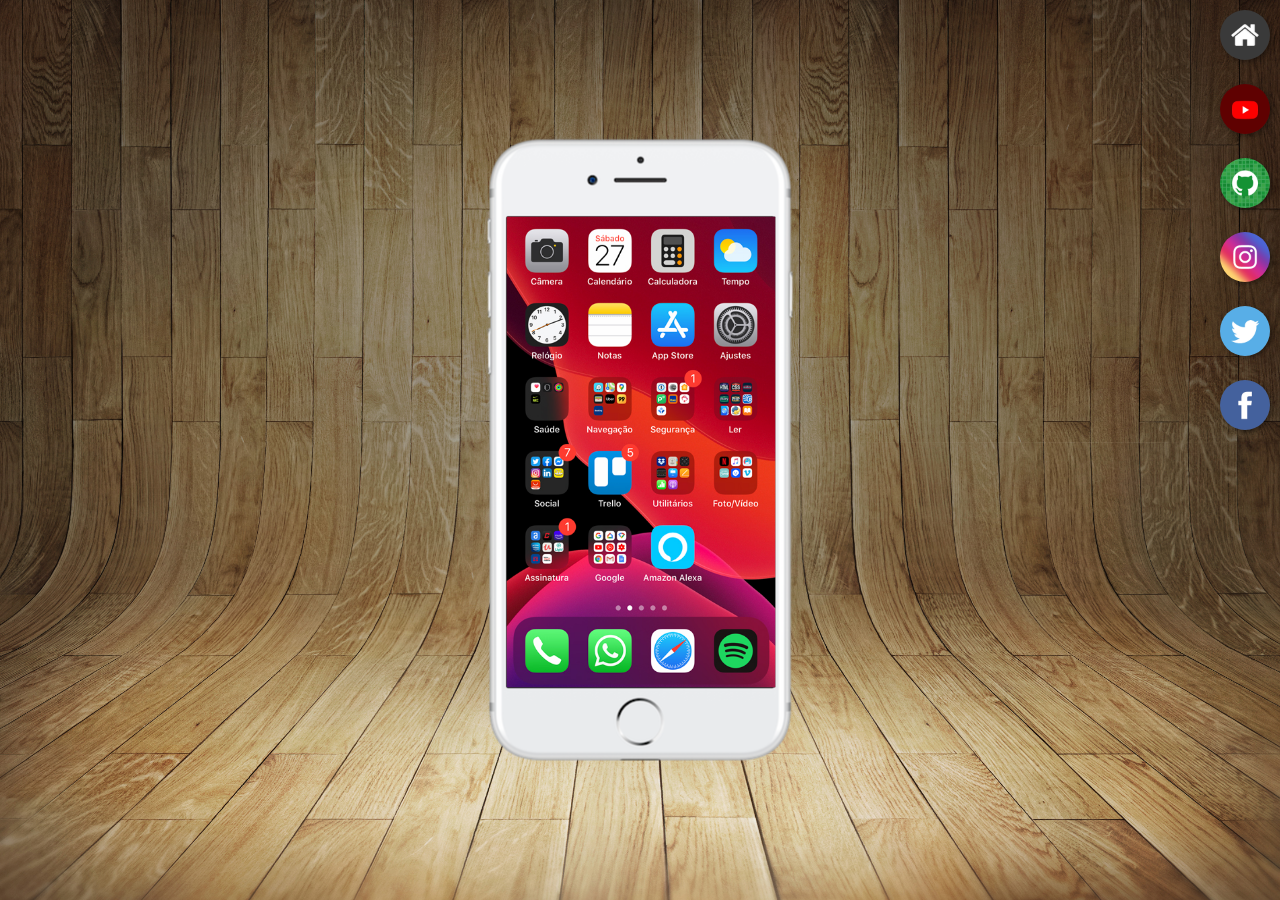
<file: index.html>
<!DOCTYPE html>
<html lang="pt-br">
<head>
    <meta charset="UTF-8">
    <meta http-equiv="X-UA-Compatible" content="IE=edge">
    <meta name="viewport" content="width=device-width, initial-scale=1.0">
    <title>Projeto Redes Sociais</title>
    <link rel="shortcut icon" href="favicon.ico" type="image/x-icon">
    <link rel="stylesheet" href="estilos/style.css">
</head>
<body>
    <main>
        <section id="telefone">
            <iframe src="home.html" name="tela" id="tela" frameborder="0"></iframe>
        </section>
        <section id="redes-sociais">
            <a href="home.html" target="tela"><img src="imagens/logo-home.jpg" alt="Home"></a> <br>
            <a href="youtube.html" target="tela"><img src="imagens/logo-youtube.jpg" alt="YouTube"></a> <br>
            <a href="github.html" target="tela"><img src="imagens/logo-github.jpg" alt="GitHub"></a> <br>
            <a href="instagram.html" target="tela"><img src="imagens/logo-instagram.jpg" alt="Instagram"></a> <br>
            <a href="twitter.html" target="tela"><img src="imagens/logo-twitter.jpg" alt="Twitter"></a> <br>
            <a href="facebook.html" target="tela"><img src="imagens/logo-facebook.jpg" alt="Facebook"></a> <br>
        </section>
    </main>
</body>
</html>
</file>
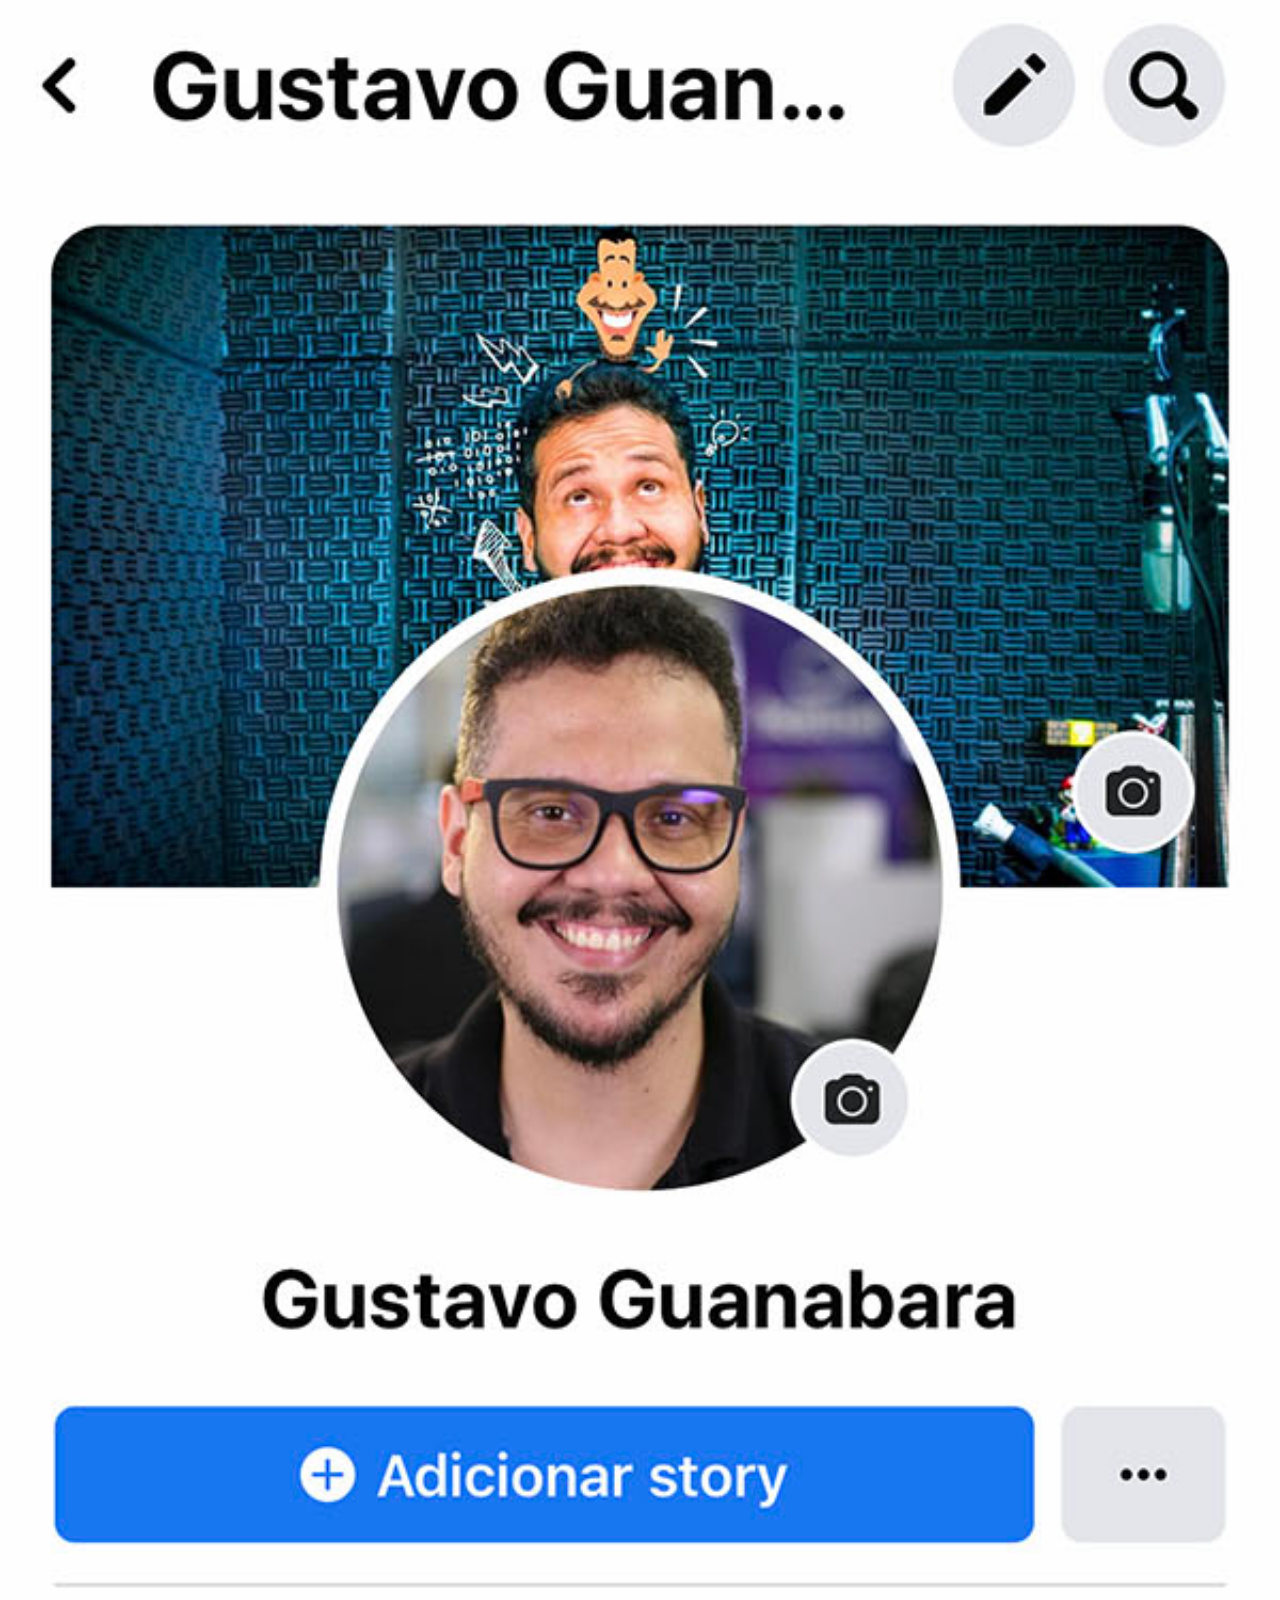
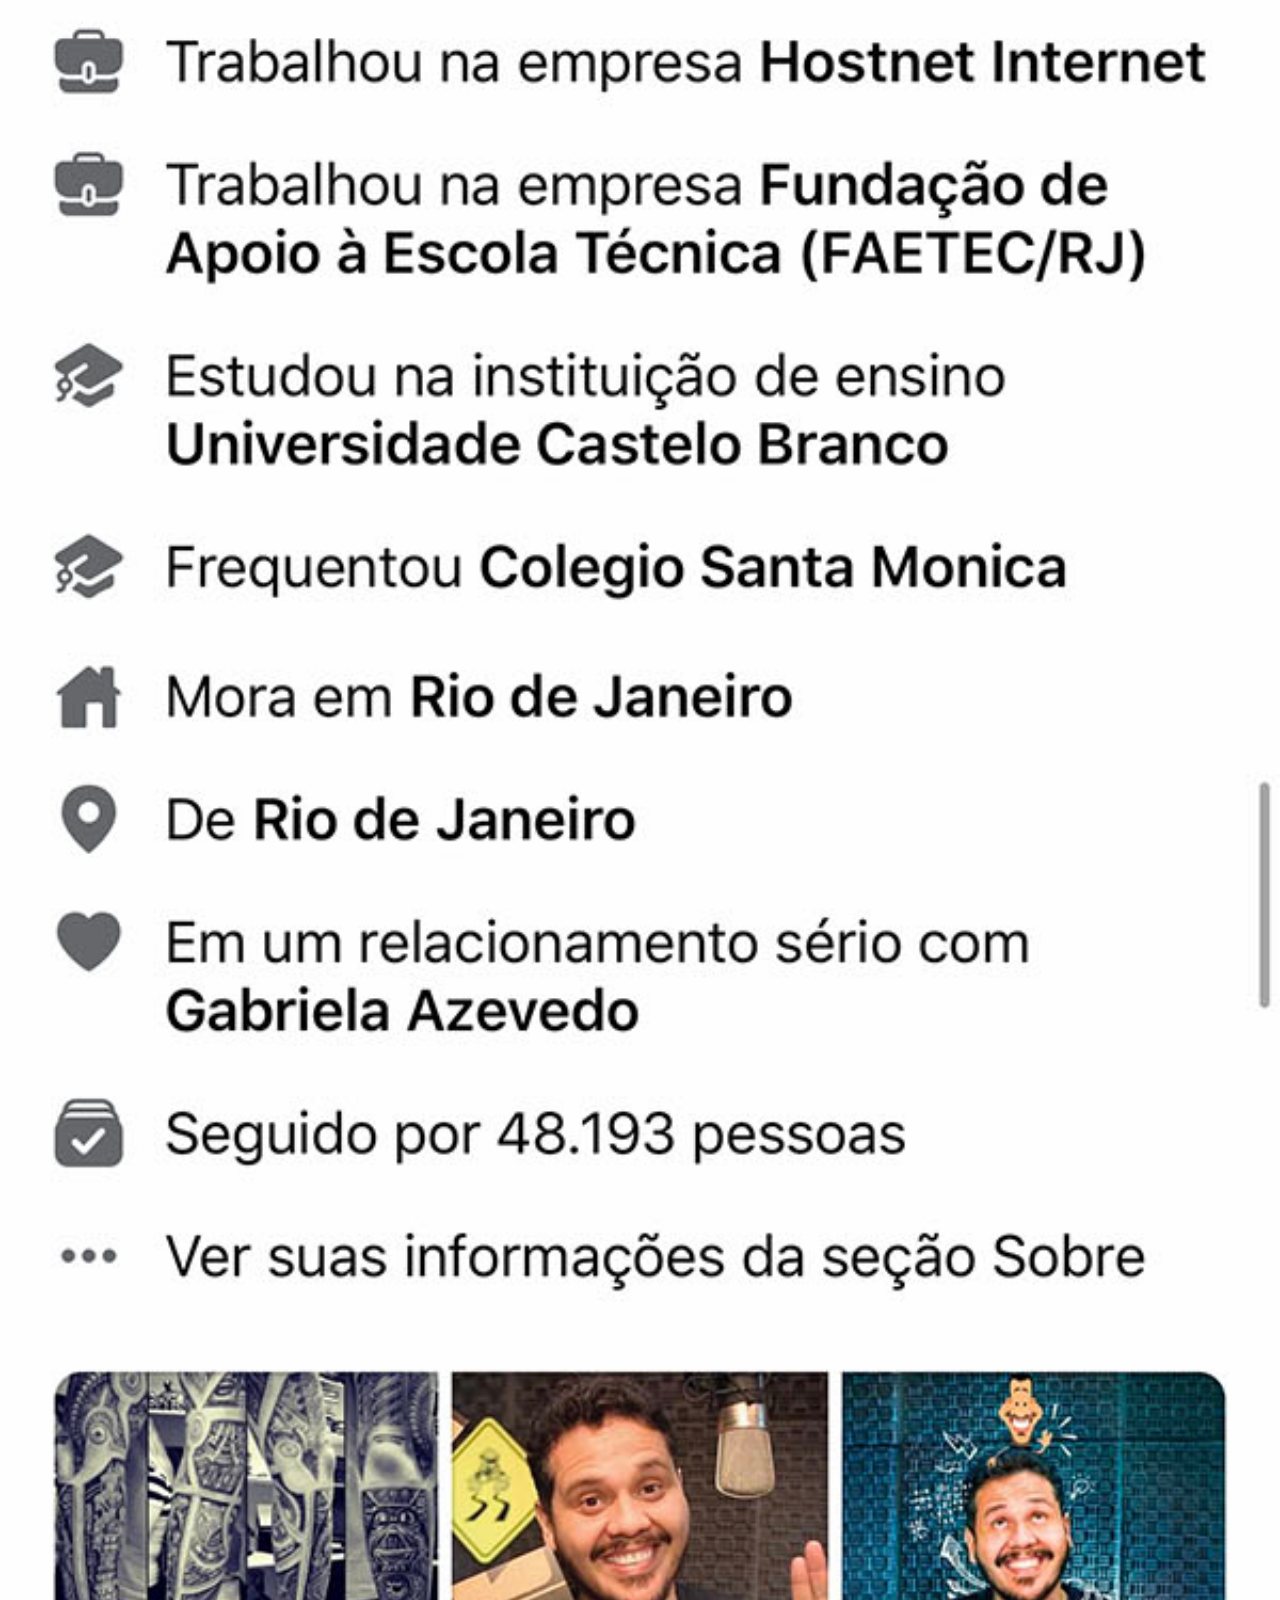
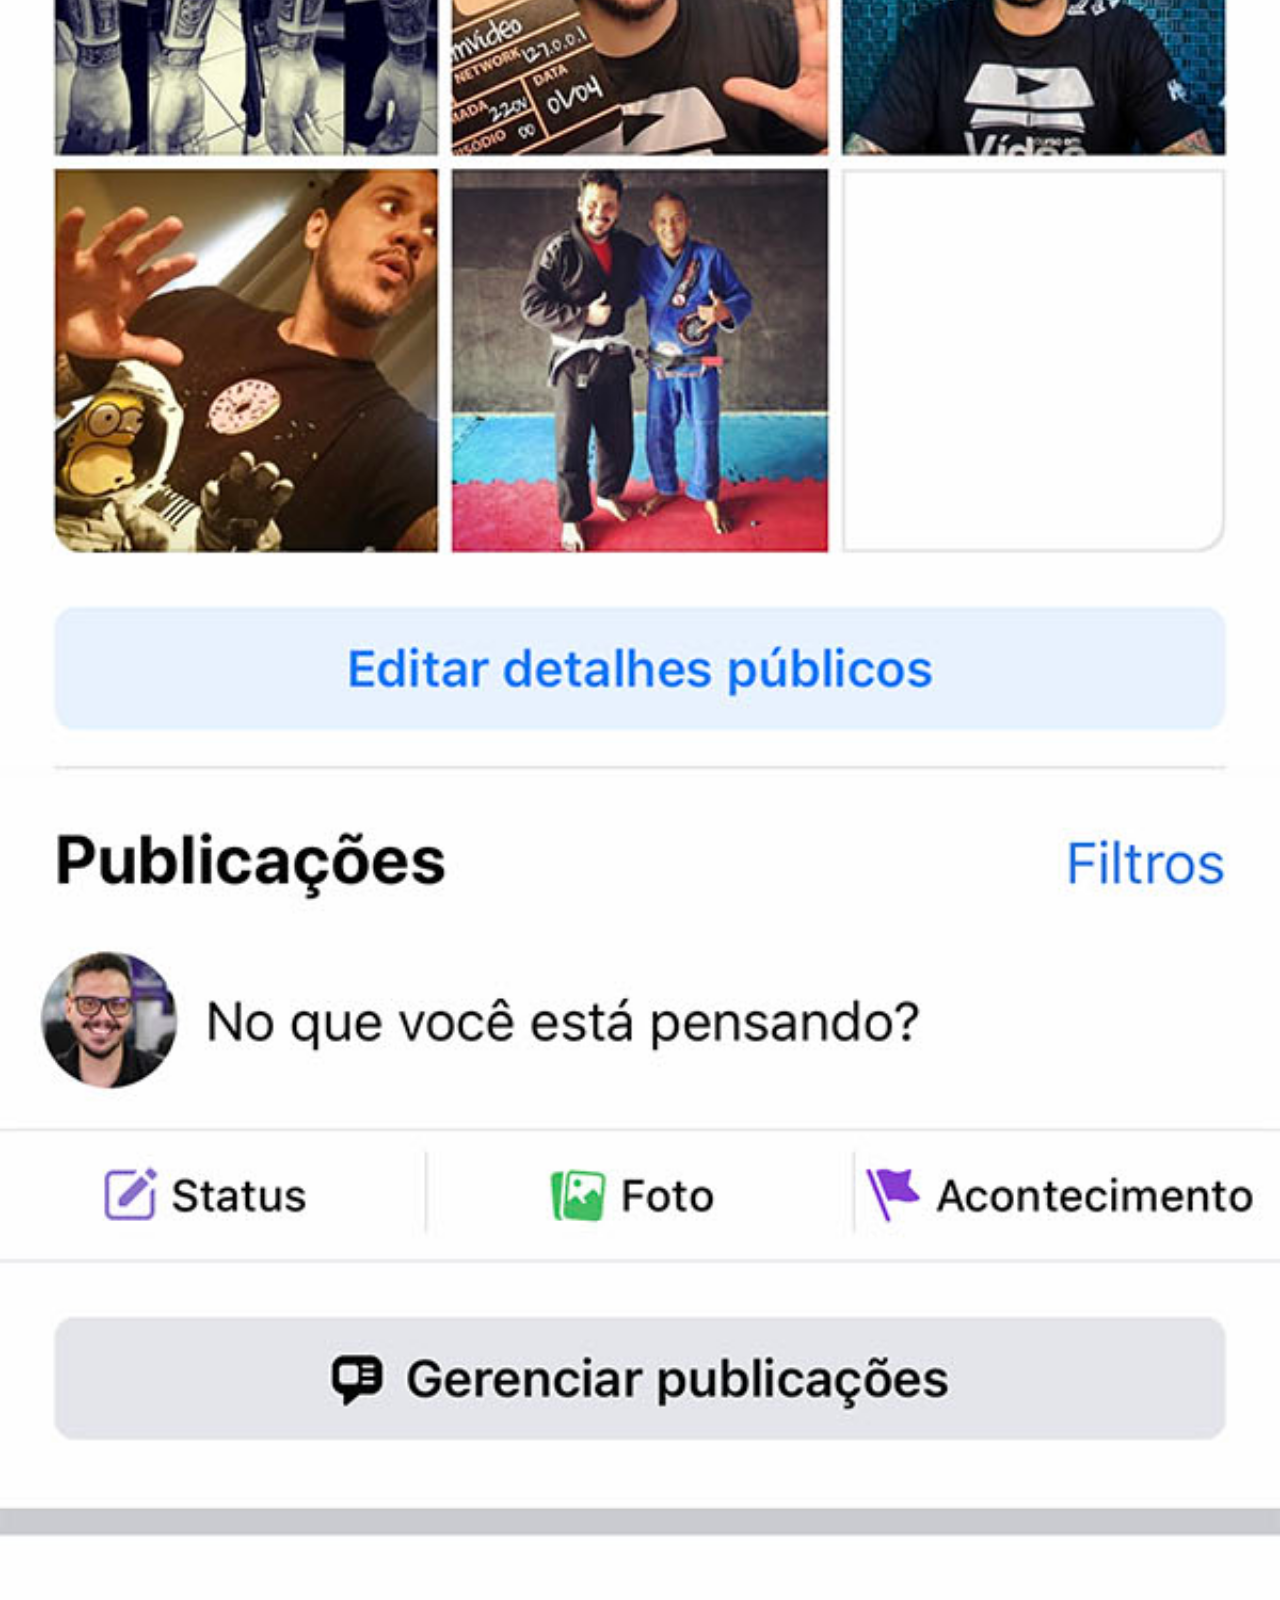
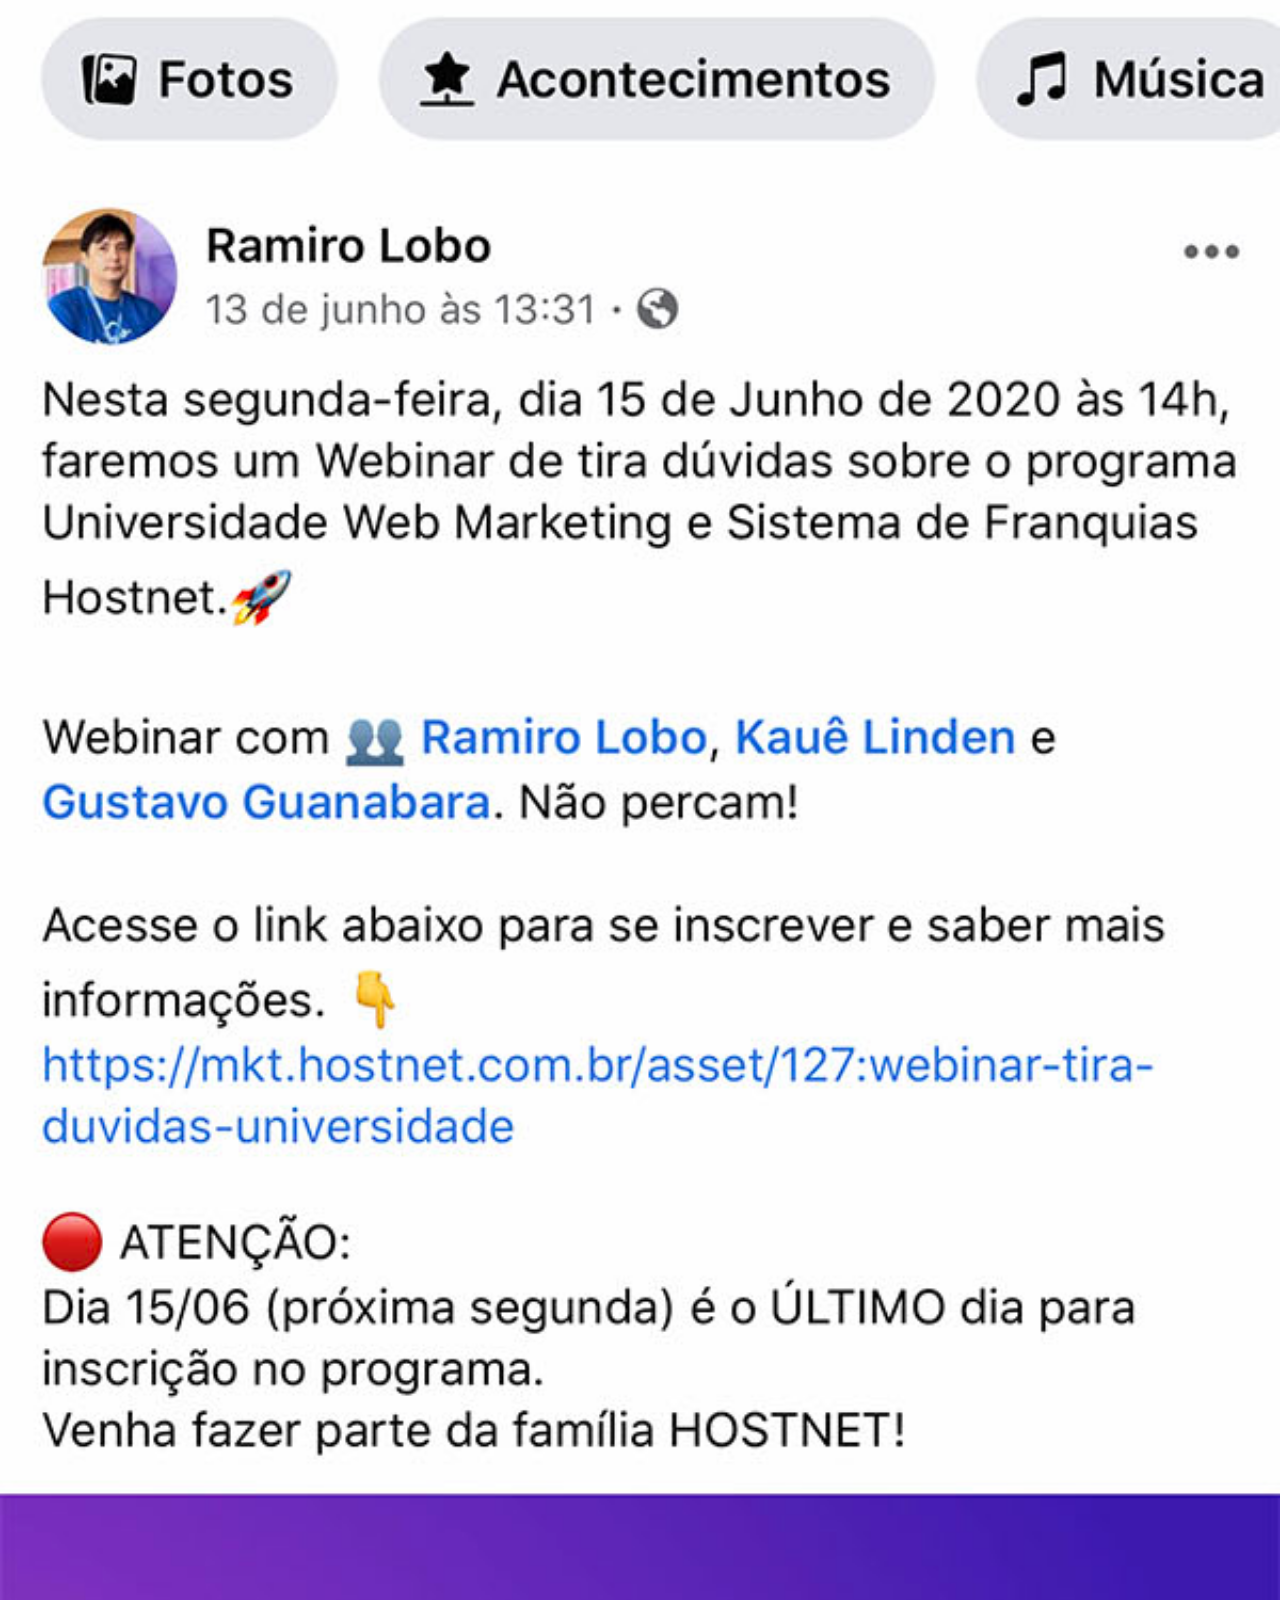
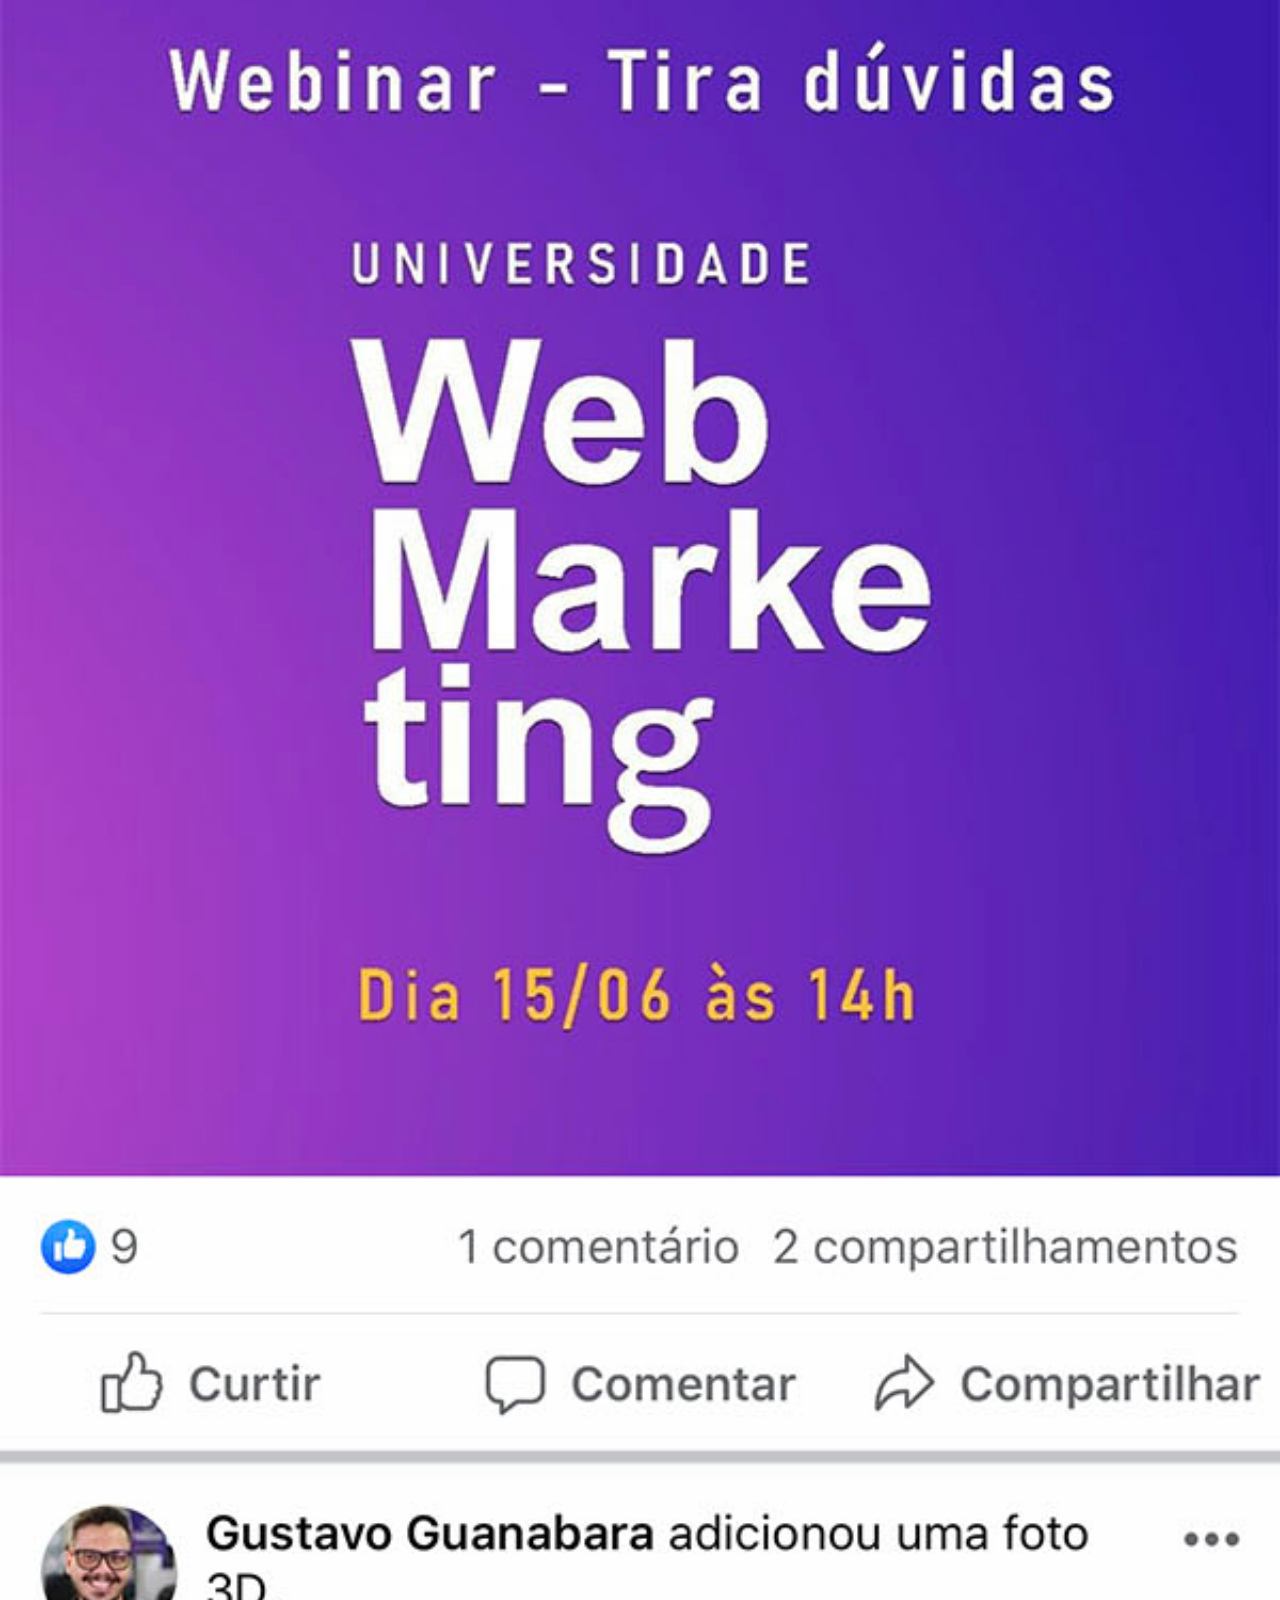
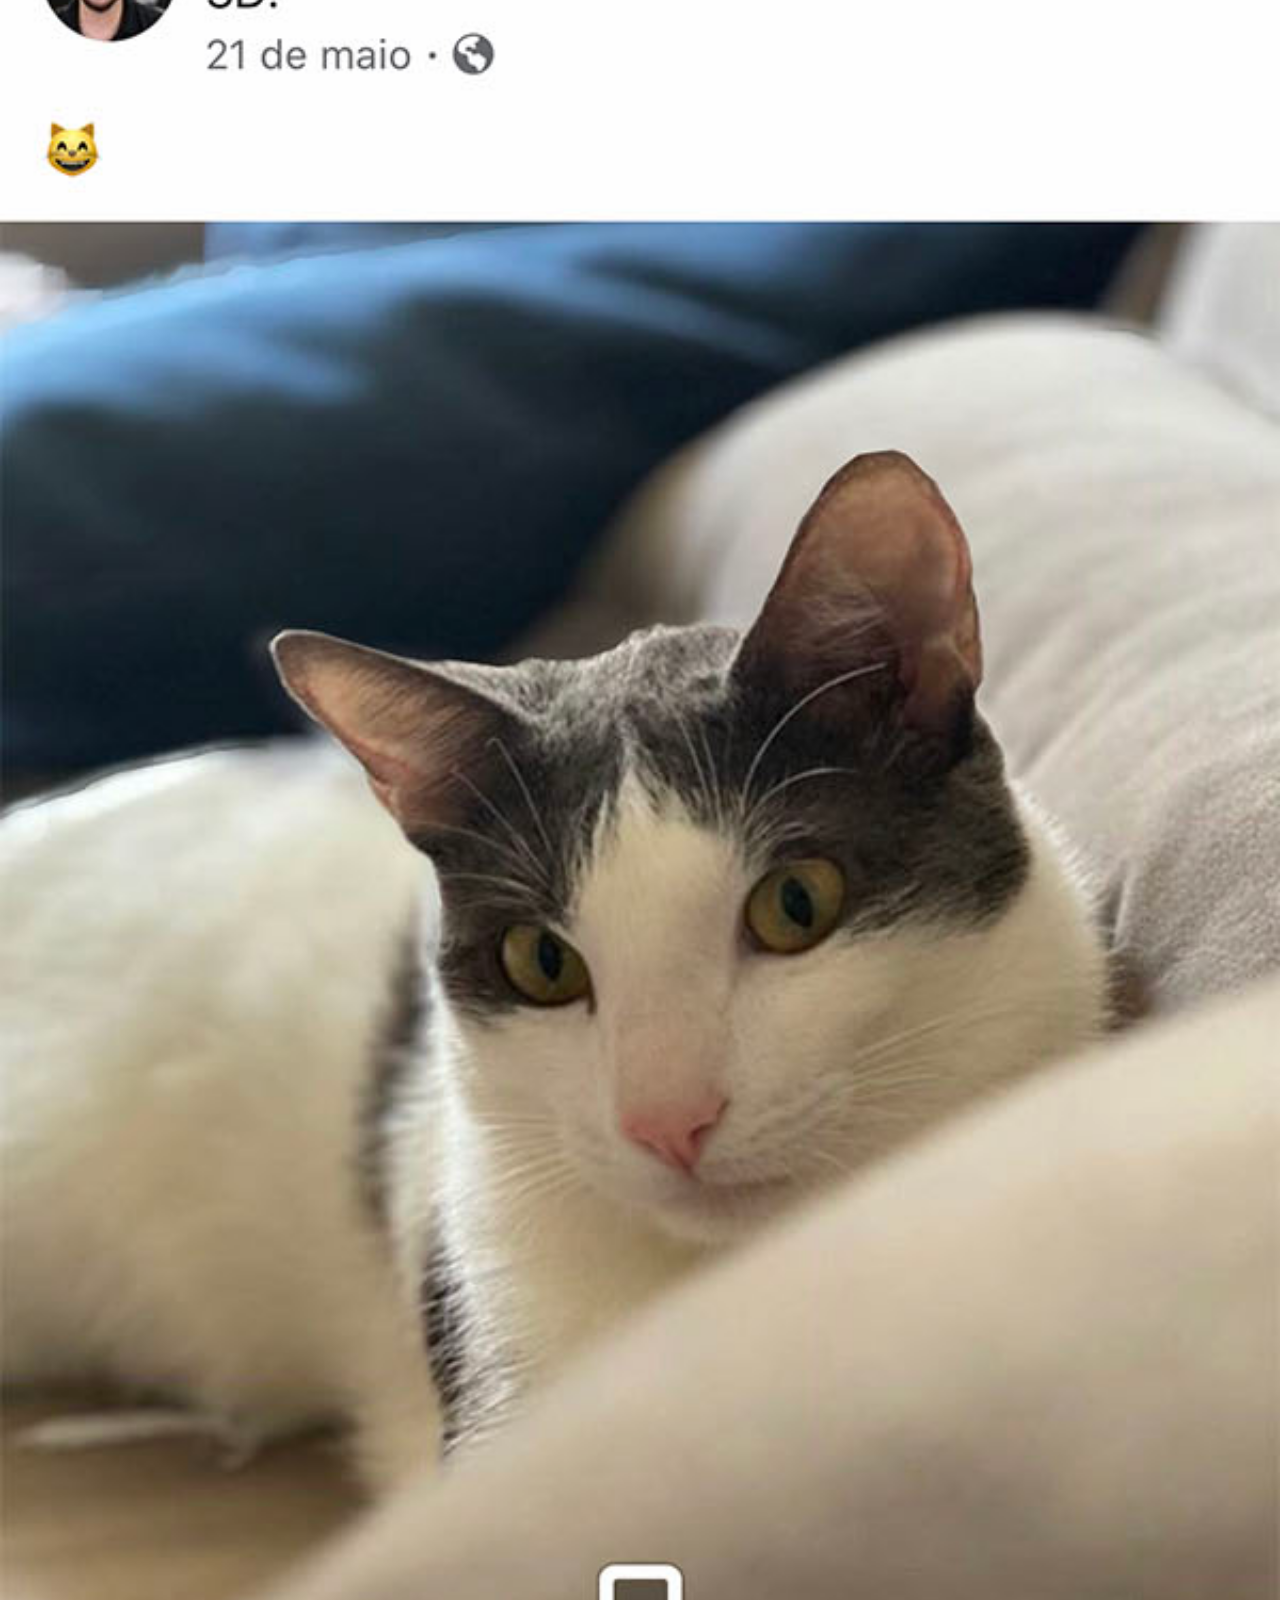
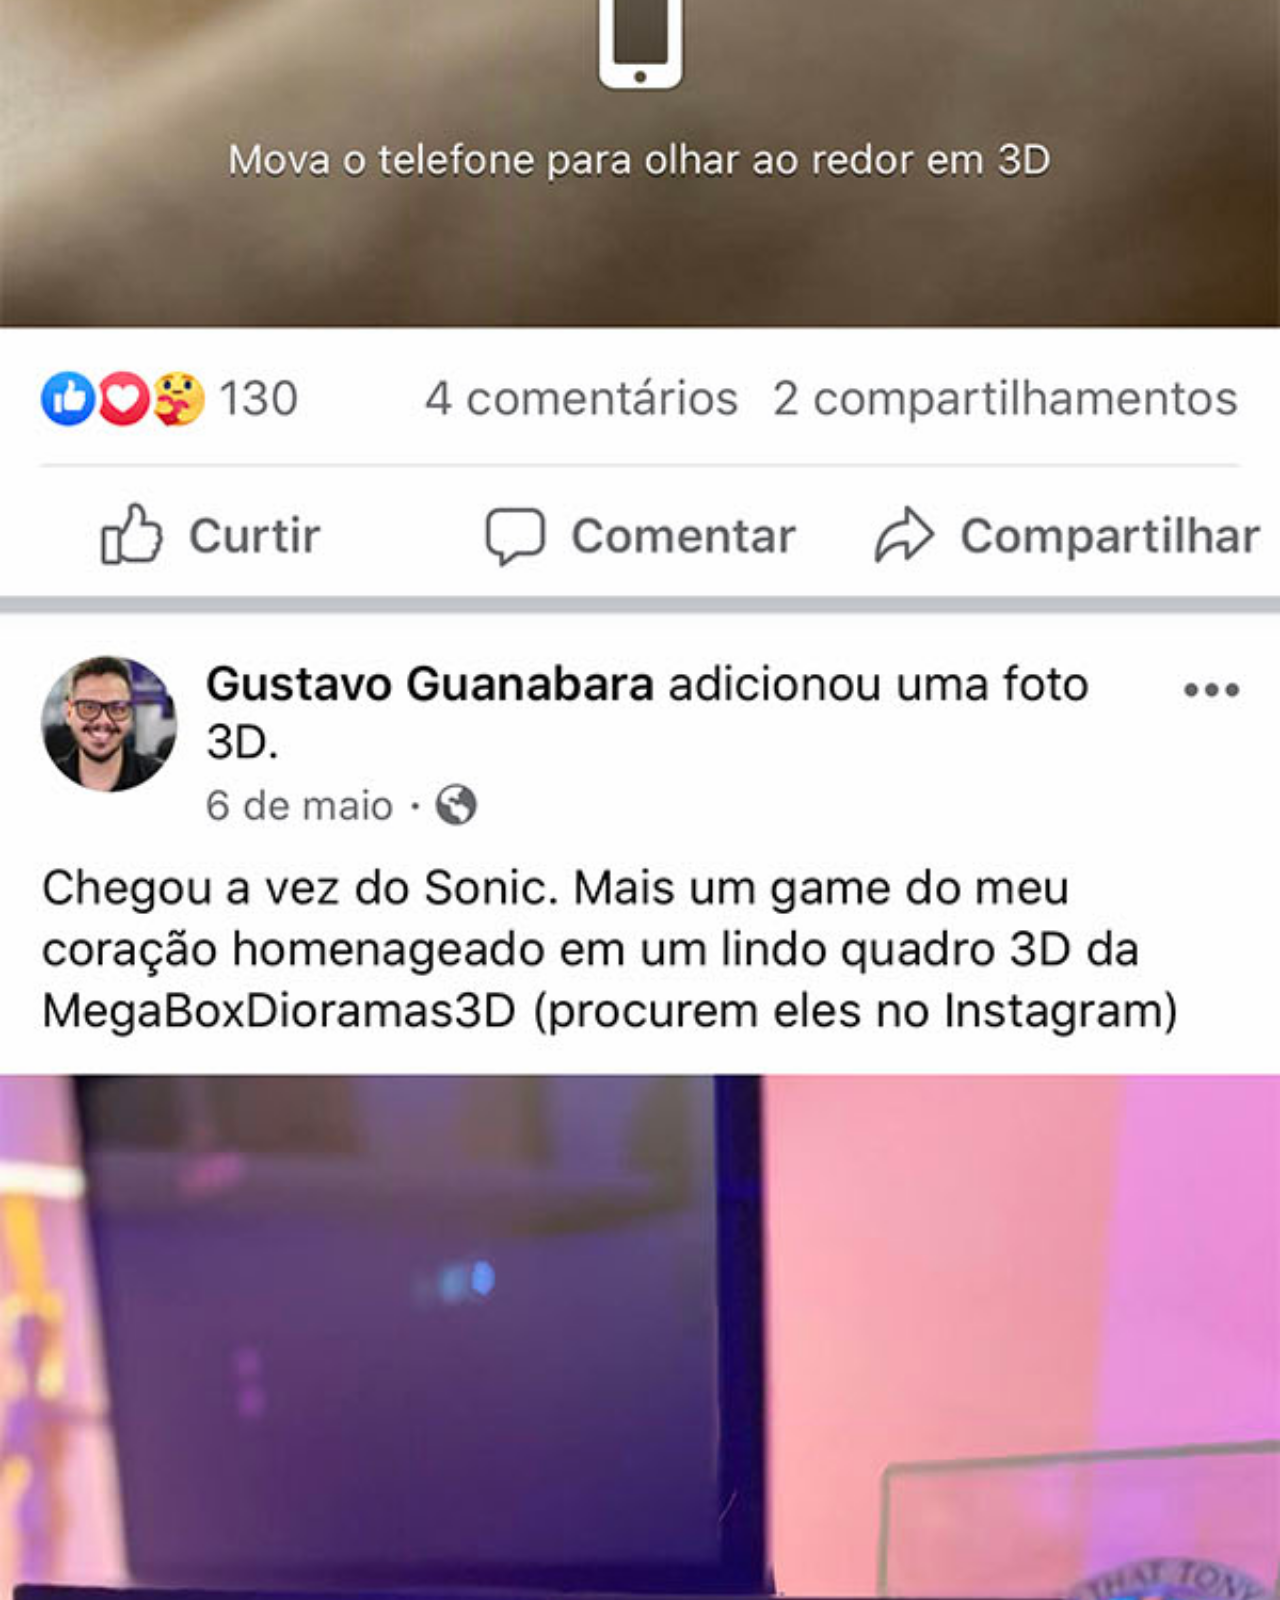
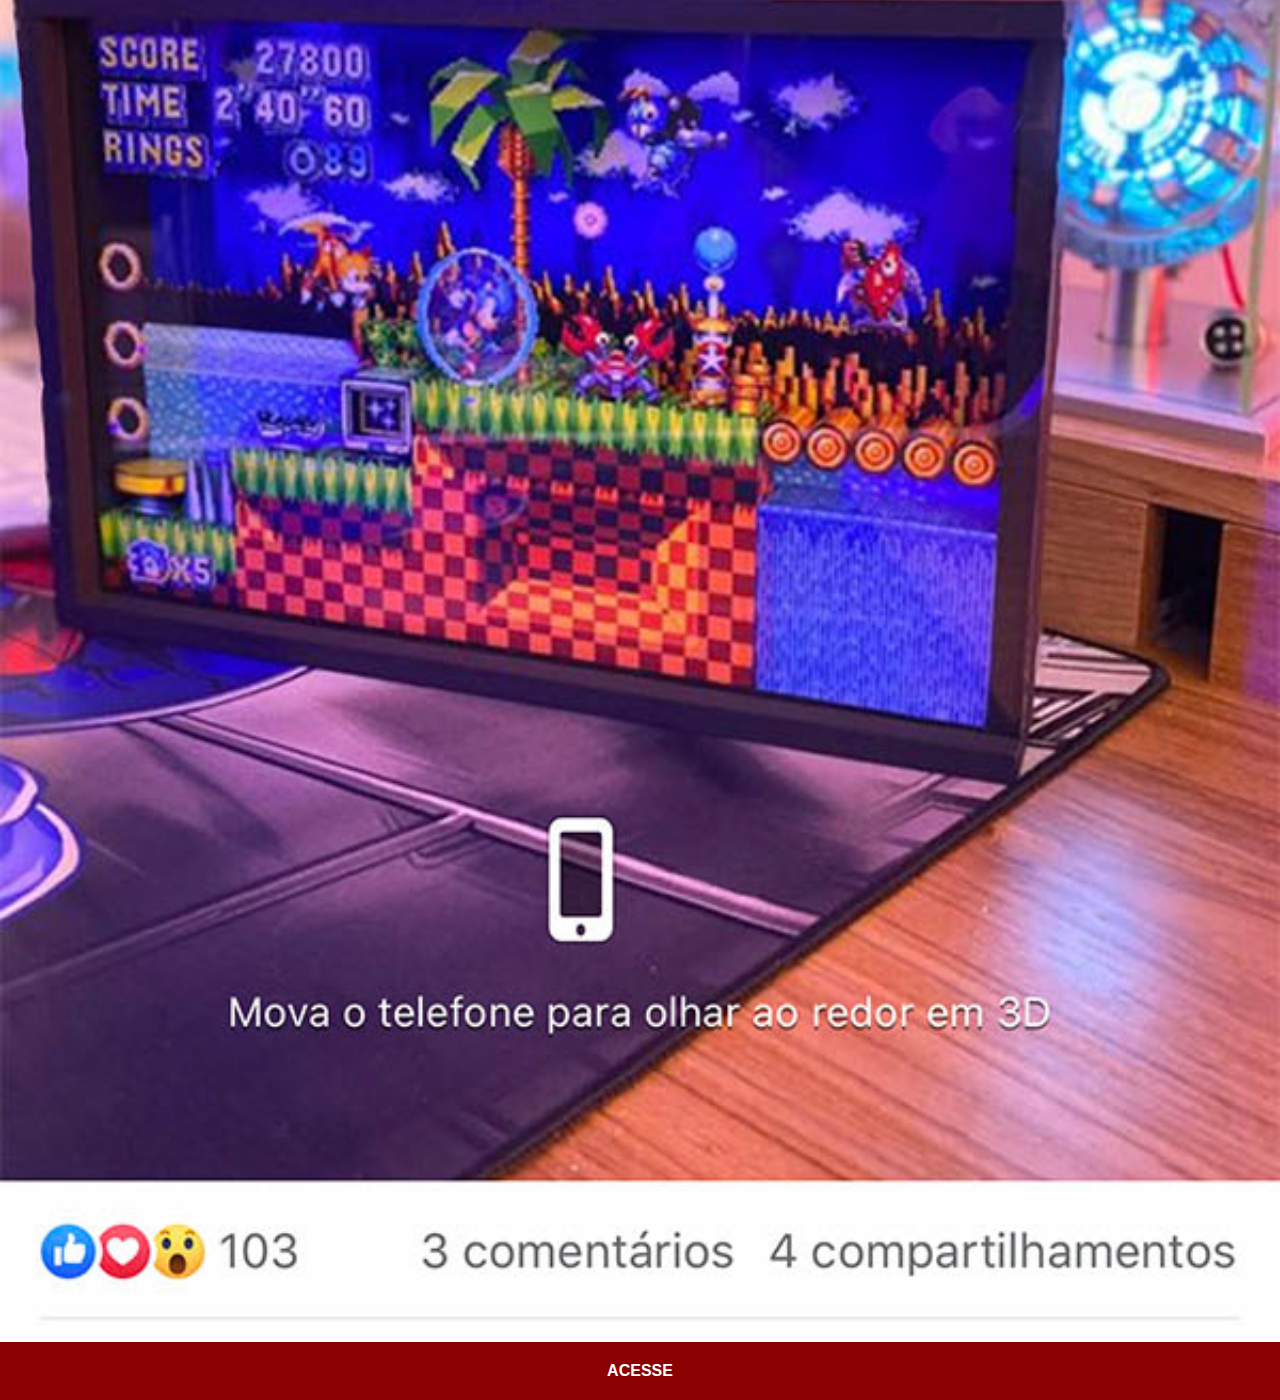
<file: facebook.html>
<!DOCTYPE html>
<html lang="pt-br">
<head>
    <meta charset="UTF-8">
    <meta http-equiv="X-UA-Compatible" content="IE=edge">
    <meta name="viewport" content="width=device-width, initial-scale=1.0">
    <title>Facebook</title>
    <link rel="stylesheet" href="estilos/social.css">
</head>
<body>
    <img src="imagens/tela-facebook.jpg" alt="Facebook">
    <a href="https://www.facebook.com/gustavoguanabara/" target="_blank">ACESSE</a>
</body>
</html>
</file>
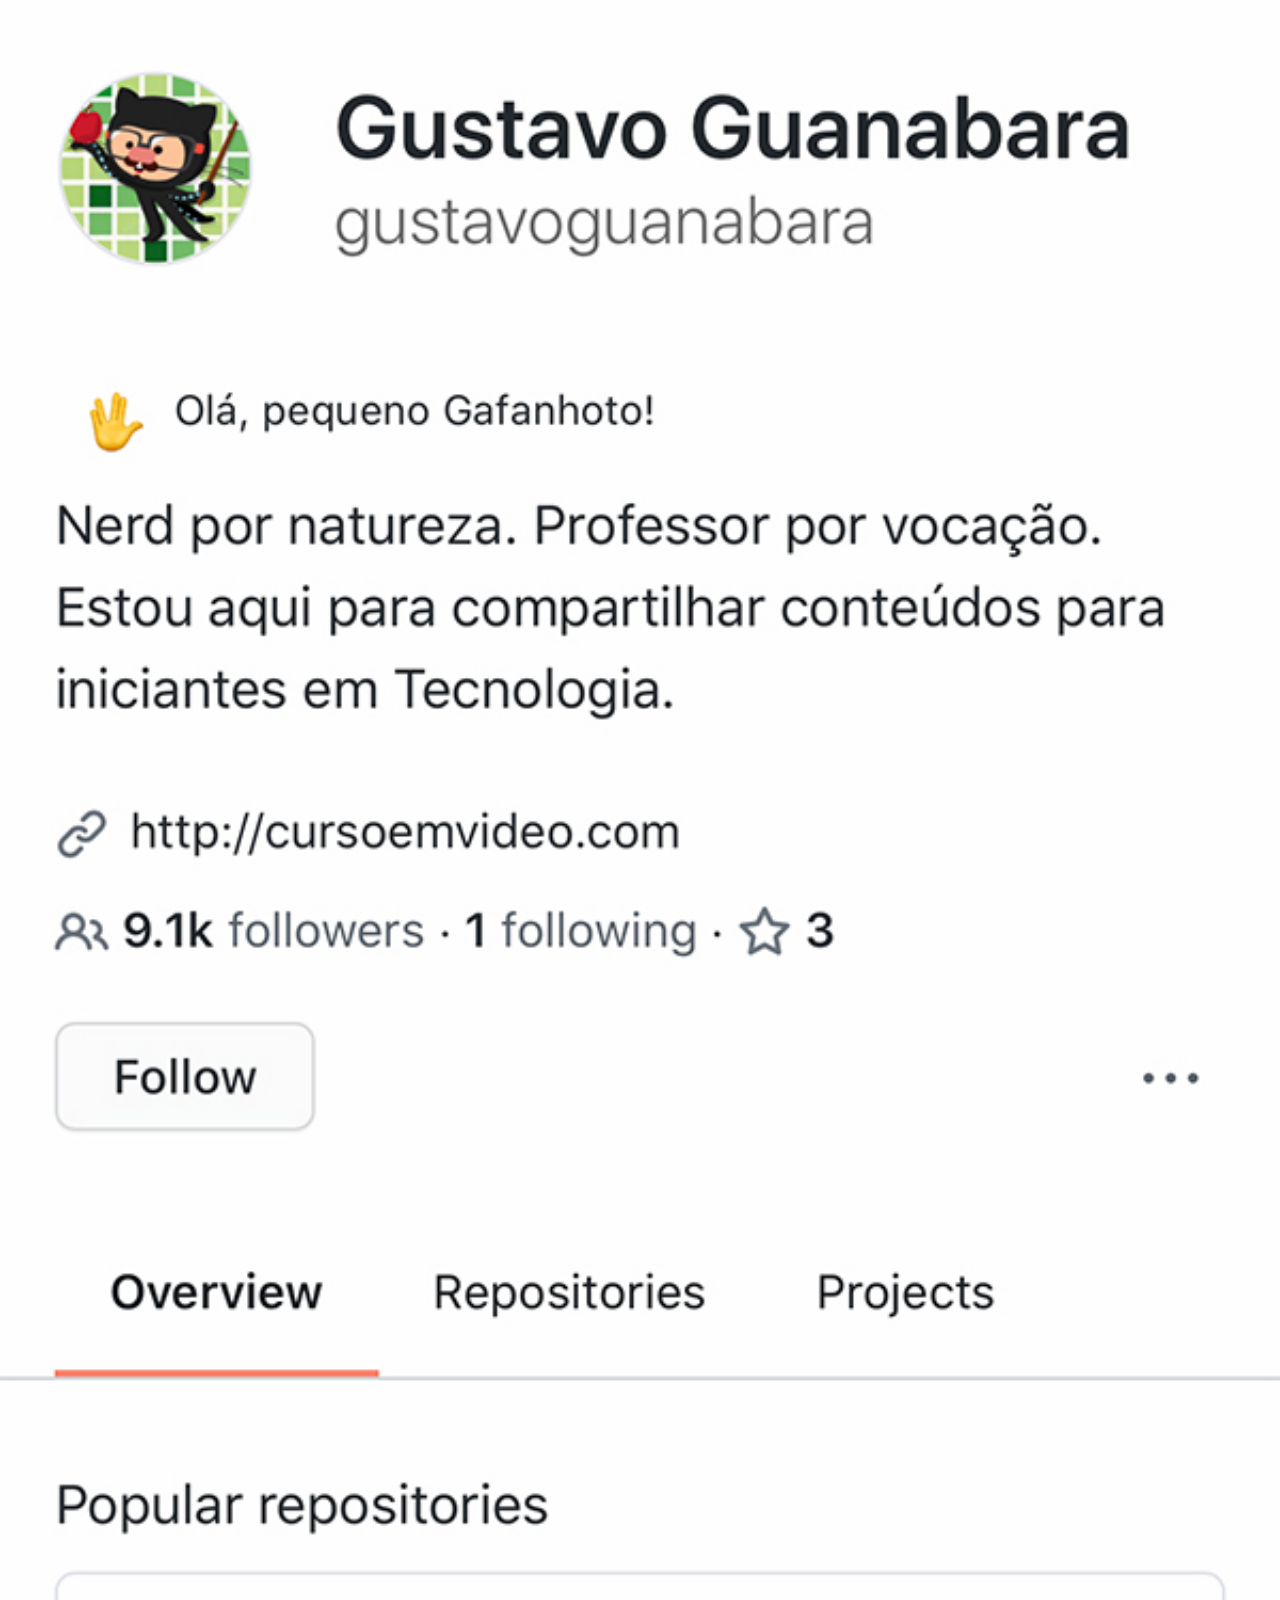
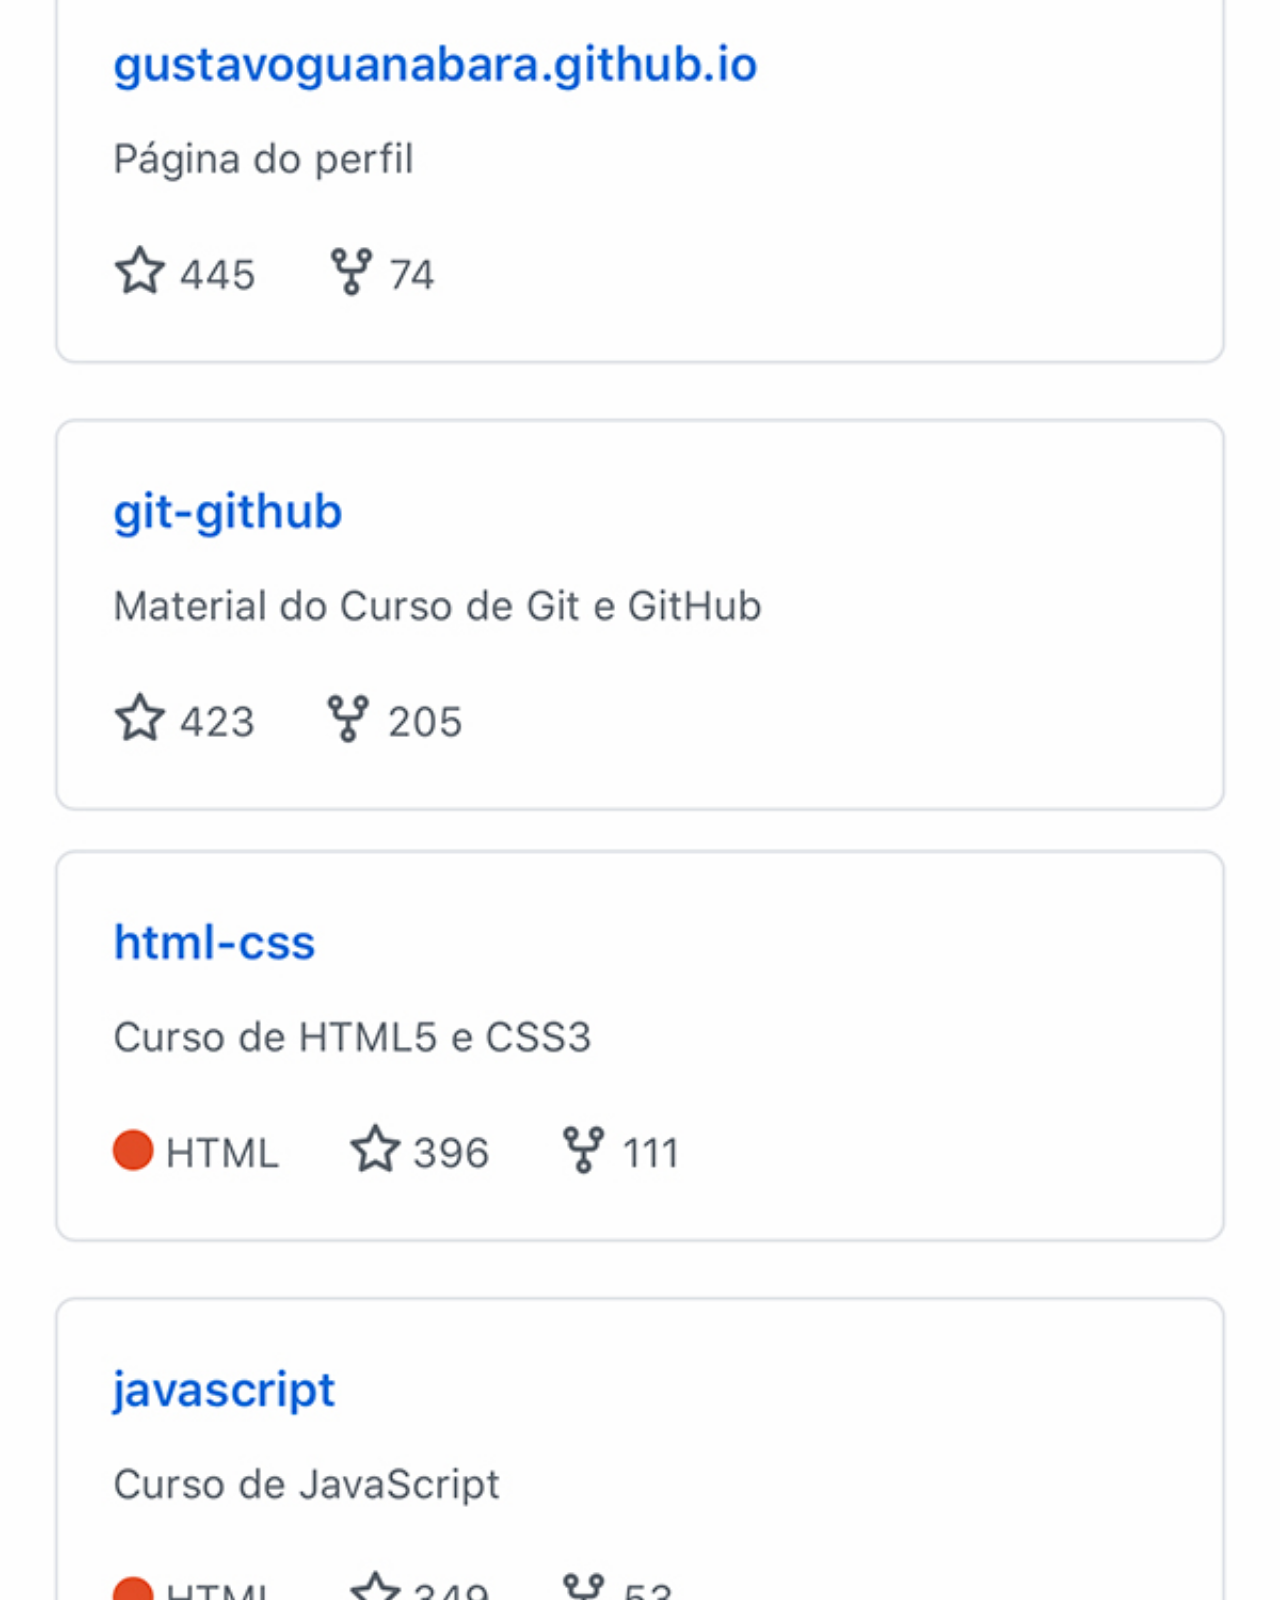
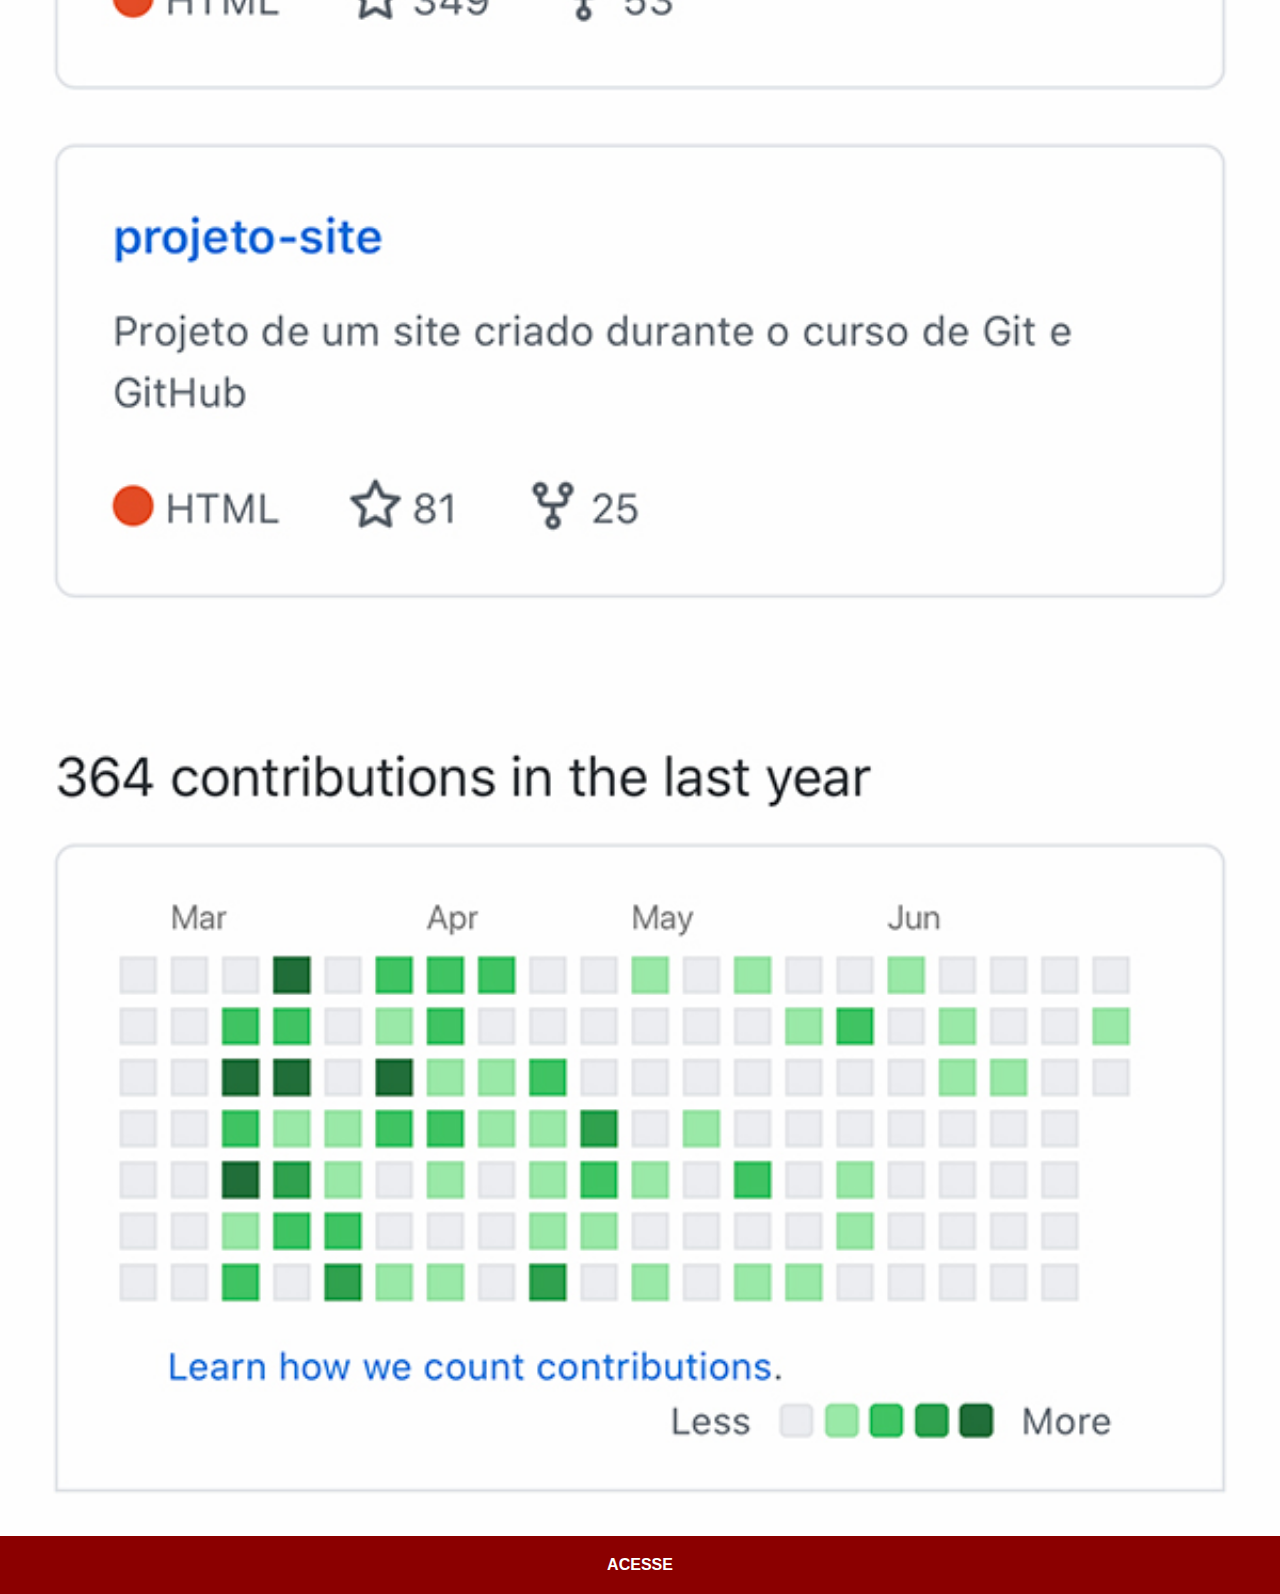
<file: github.html>
<!DOCTYPE html>
<html lang="pt-br">
<head>
    <meta charset="UTF-8">
    <meta http-equiv="X-UA-Compatible" content="IE=edge">
    <meta name="viewport" content="width=device-width, initial-scale=1.0">
    <title>GitHub</title>
    <link rel="stylesheet" href="estilos/social.css">
</head>
<body>
    <img src="imagens/tela-github.jpg" alt="GitHub">
    <a href="https:github.com/gustavoguanabara/" target="_blank">ACESSE</a>
</body>
</html>
</file>
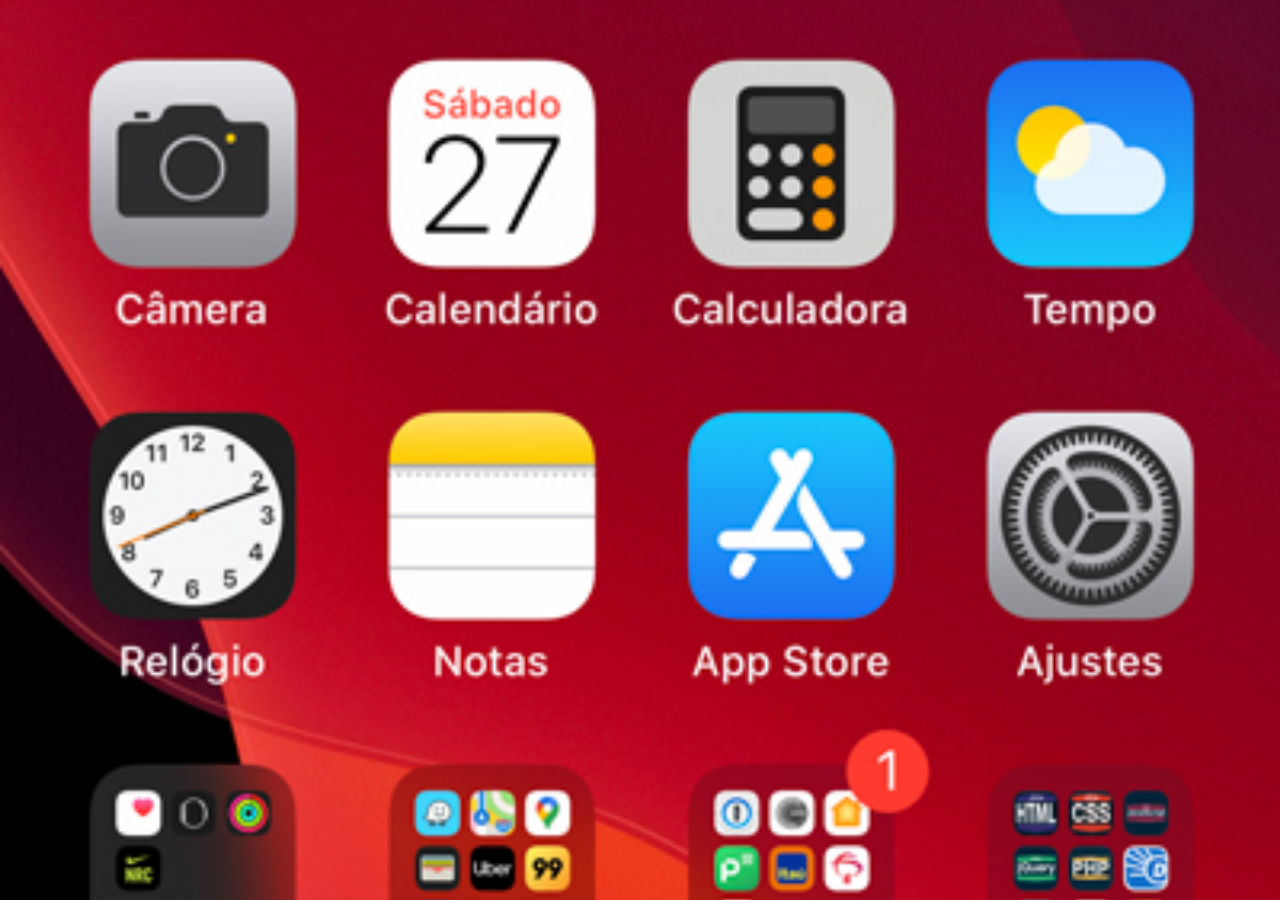
<file: home.html>
<!DOCTYPE html>
<html lang="pt-br">
<head>
    <meta charset="UTF-8">
    <meta http-equiv="X-UA-Compatible" content="IE=edge">
    <meta name="viewport" content="width=device-width, initial-scale=1.0">
    <title>Home</title>
</head>
<style>
    * {
        margin: 0px;
        padding: 0px;
    }

    body {
        height: 100vh;
        width: 100vw;
        background: black url('imagens/tela-home.jpg') no-repeat top center;
        background-size: cover;
    }
</style>
<body>
    
</body>
</html>
</file>
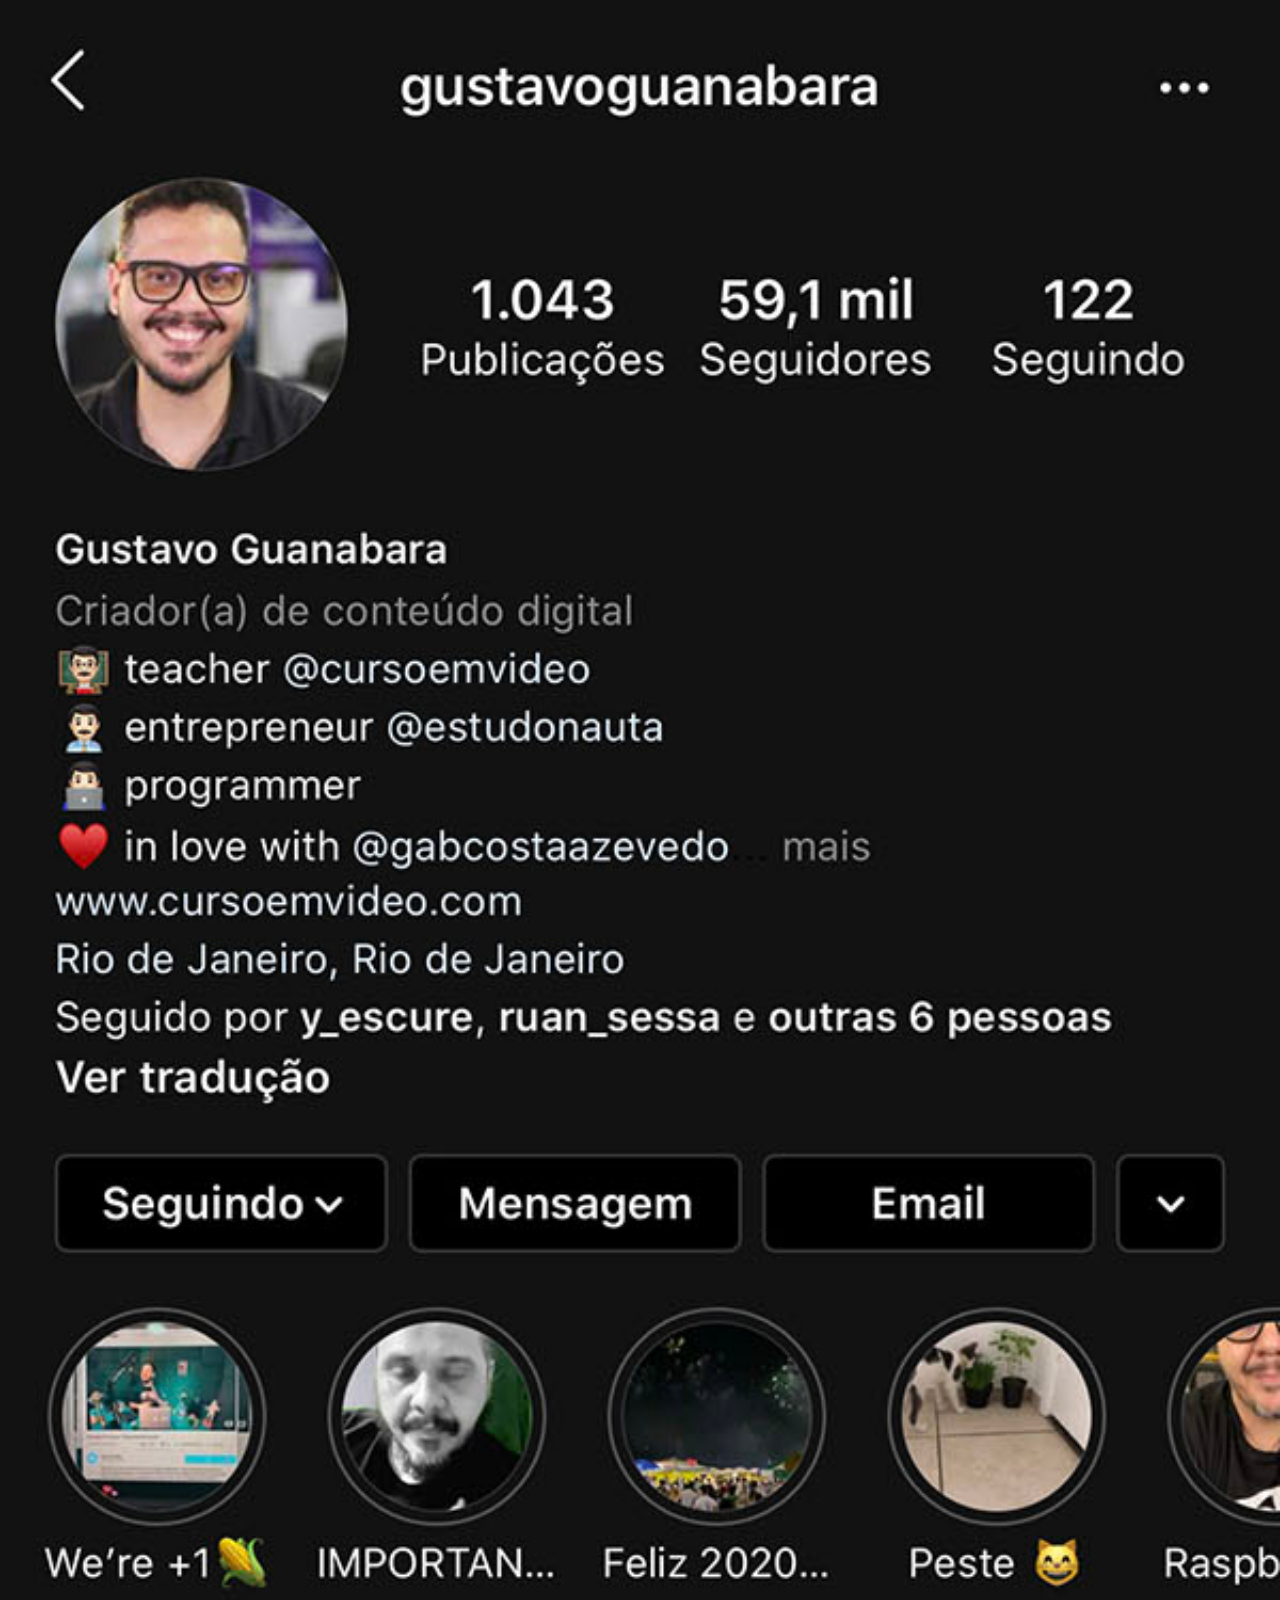
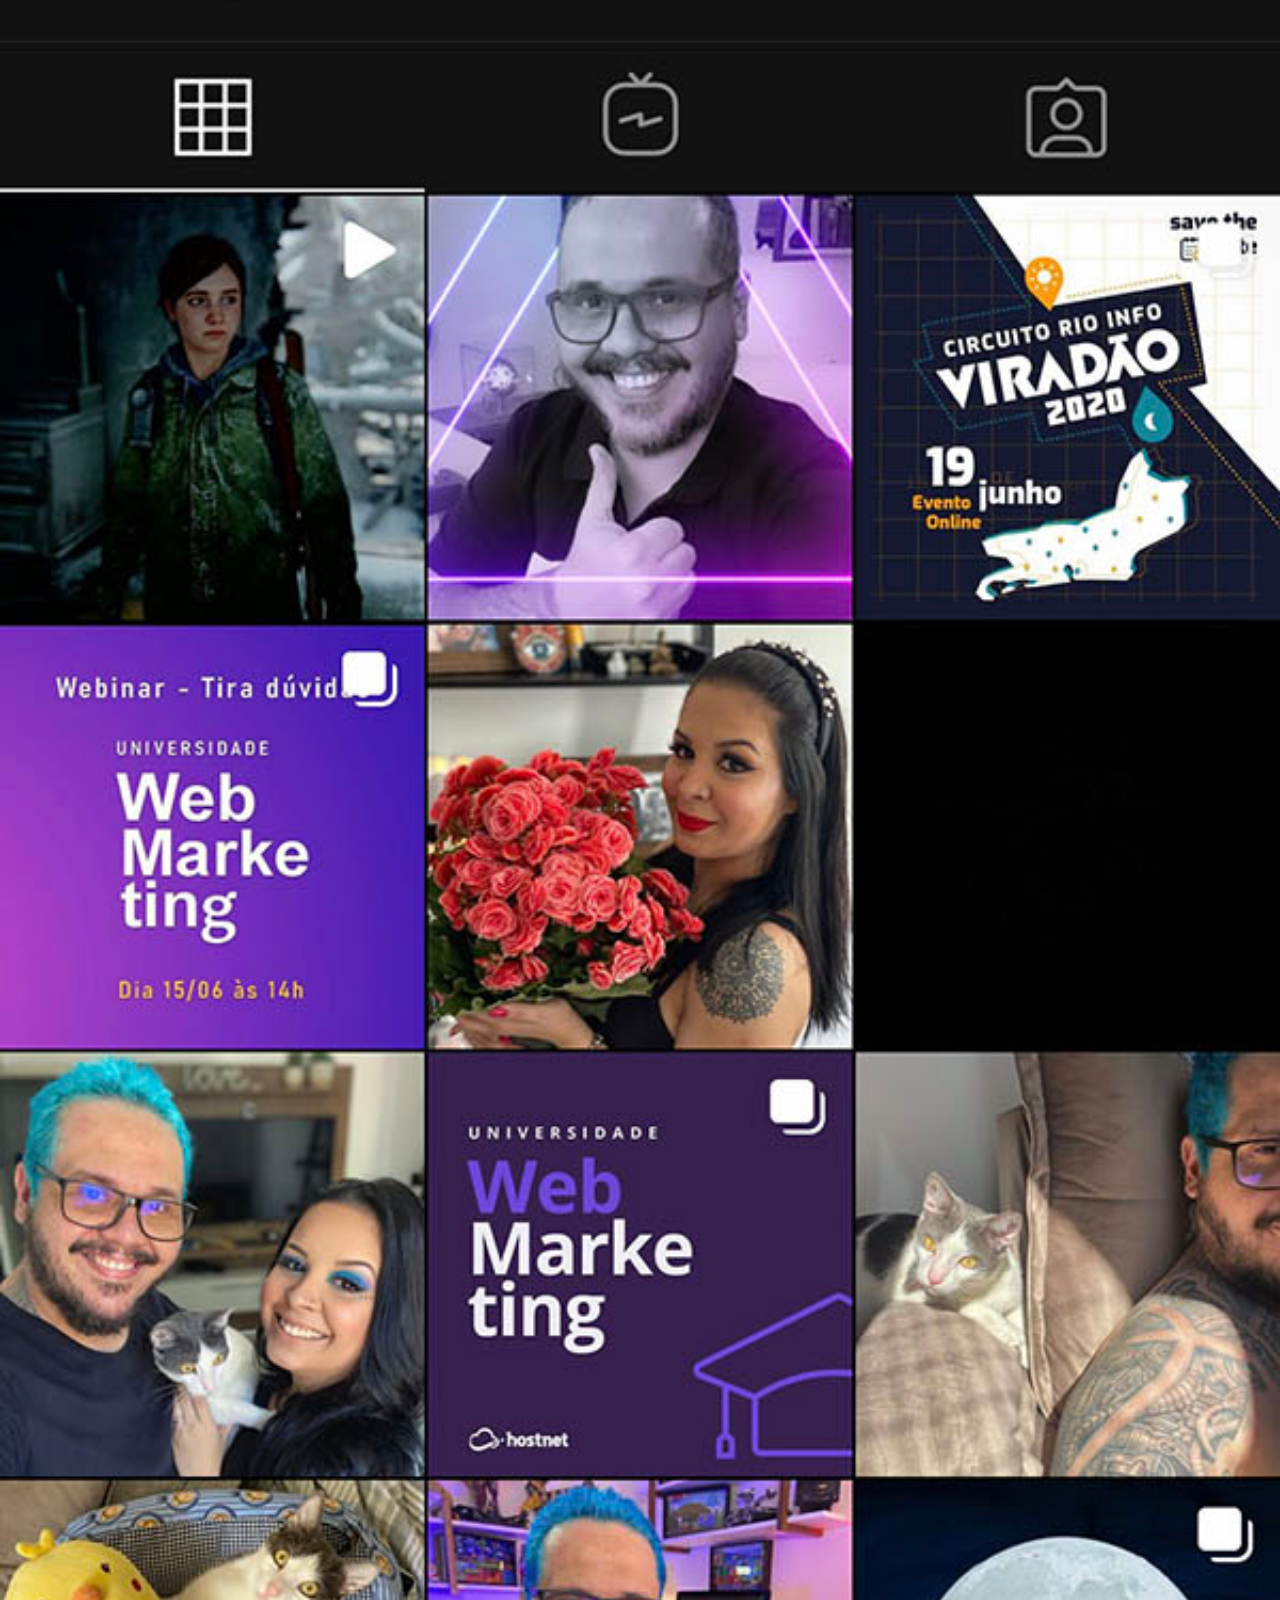
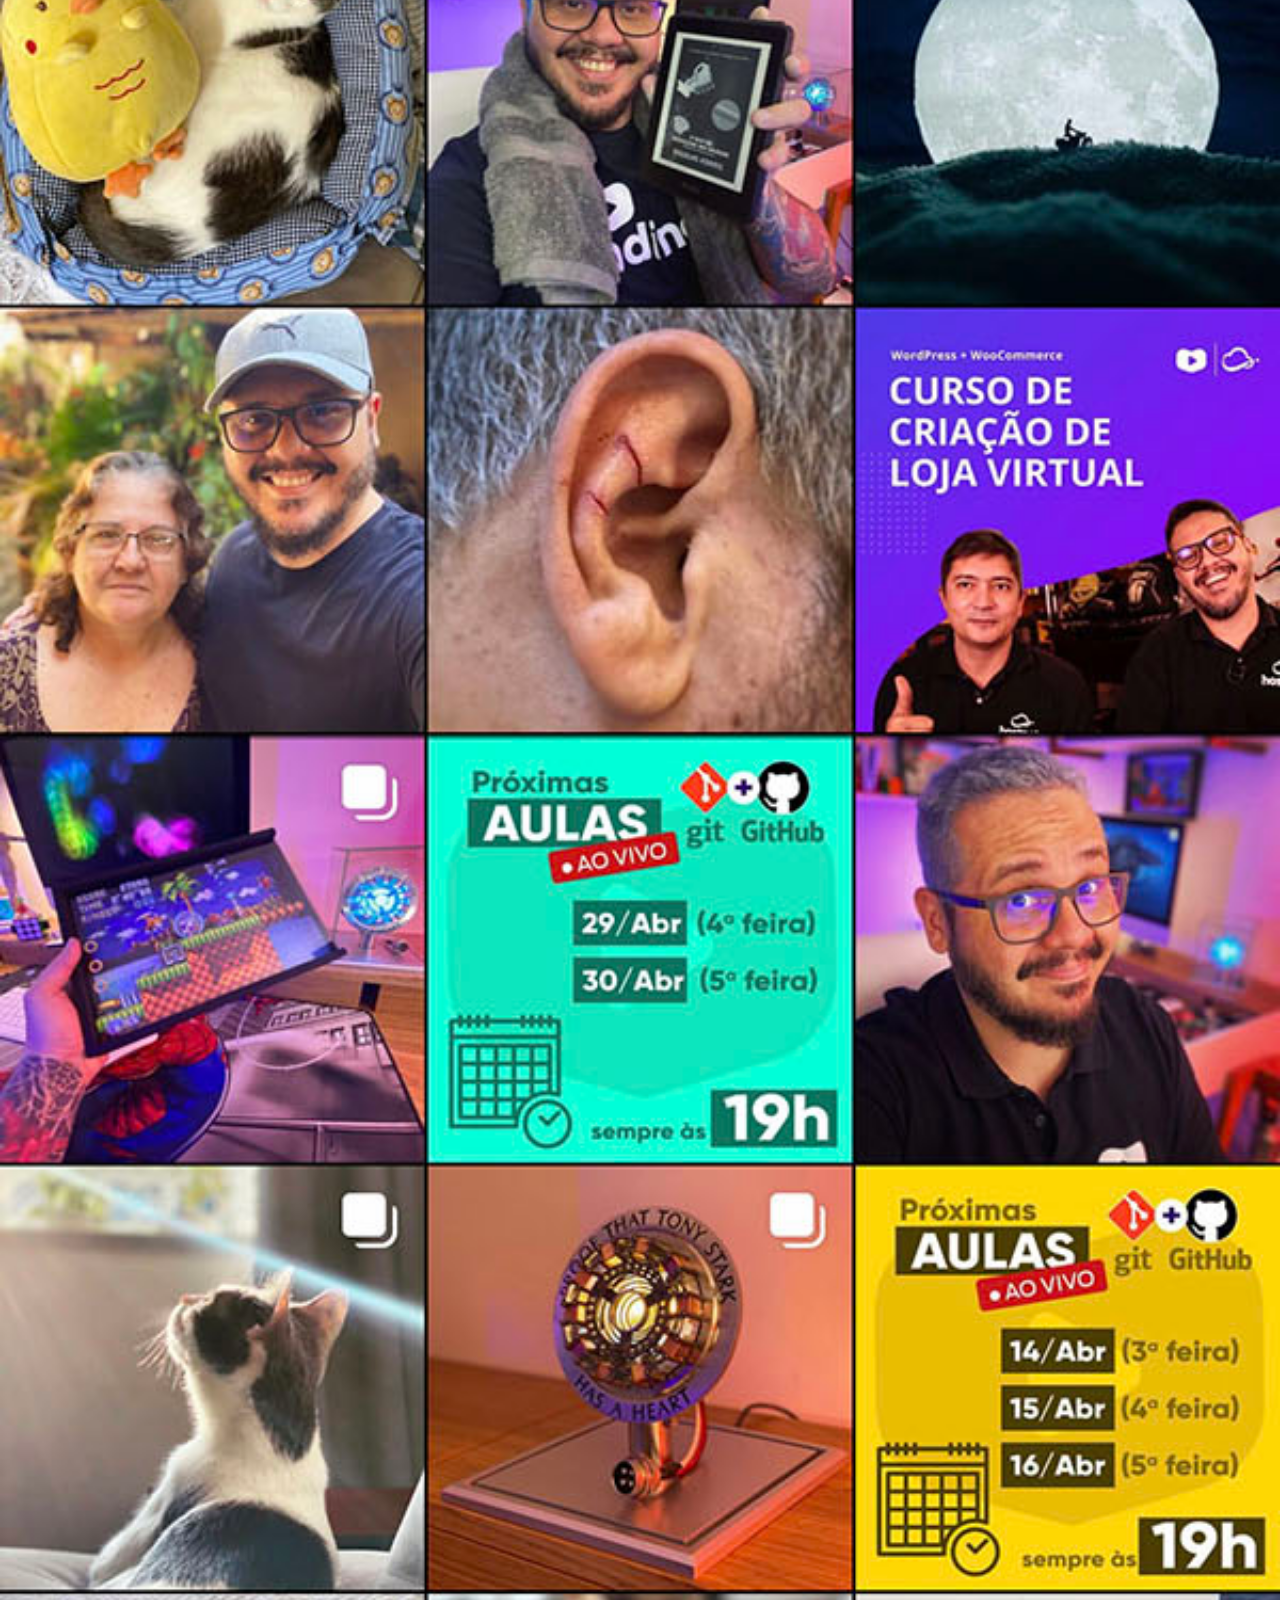
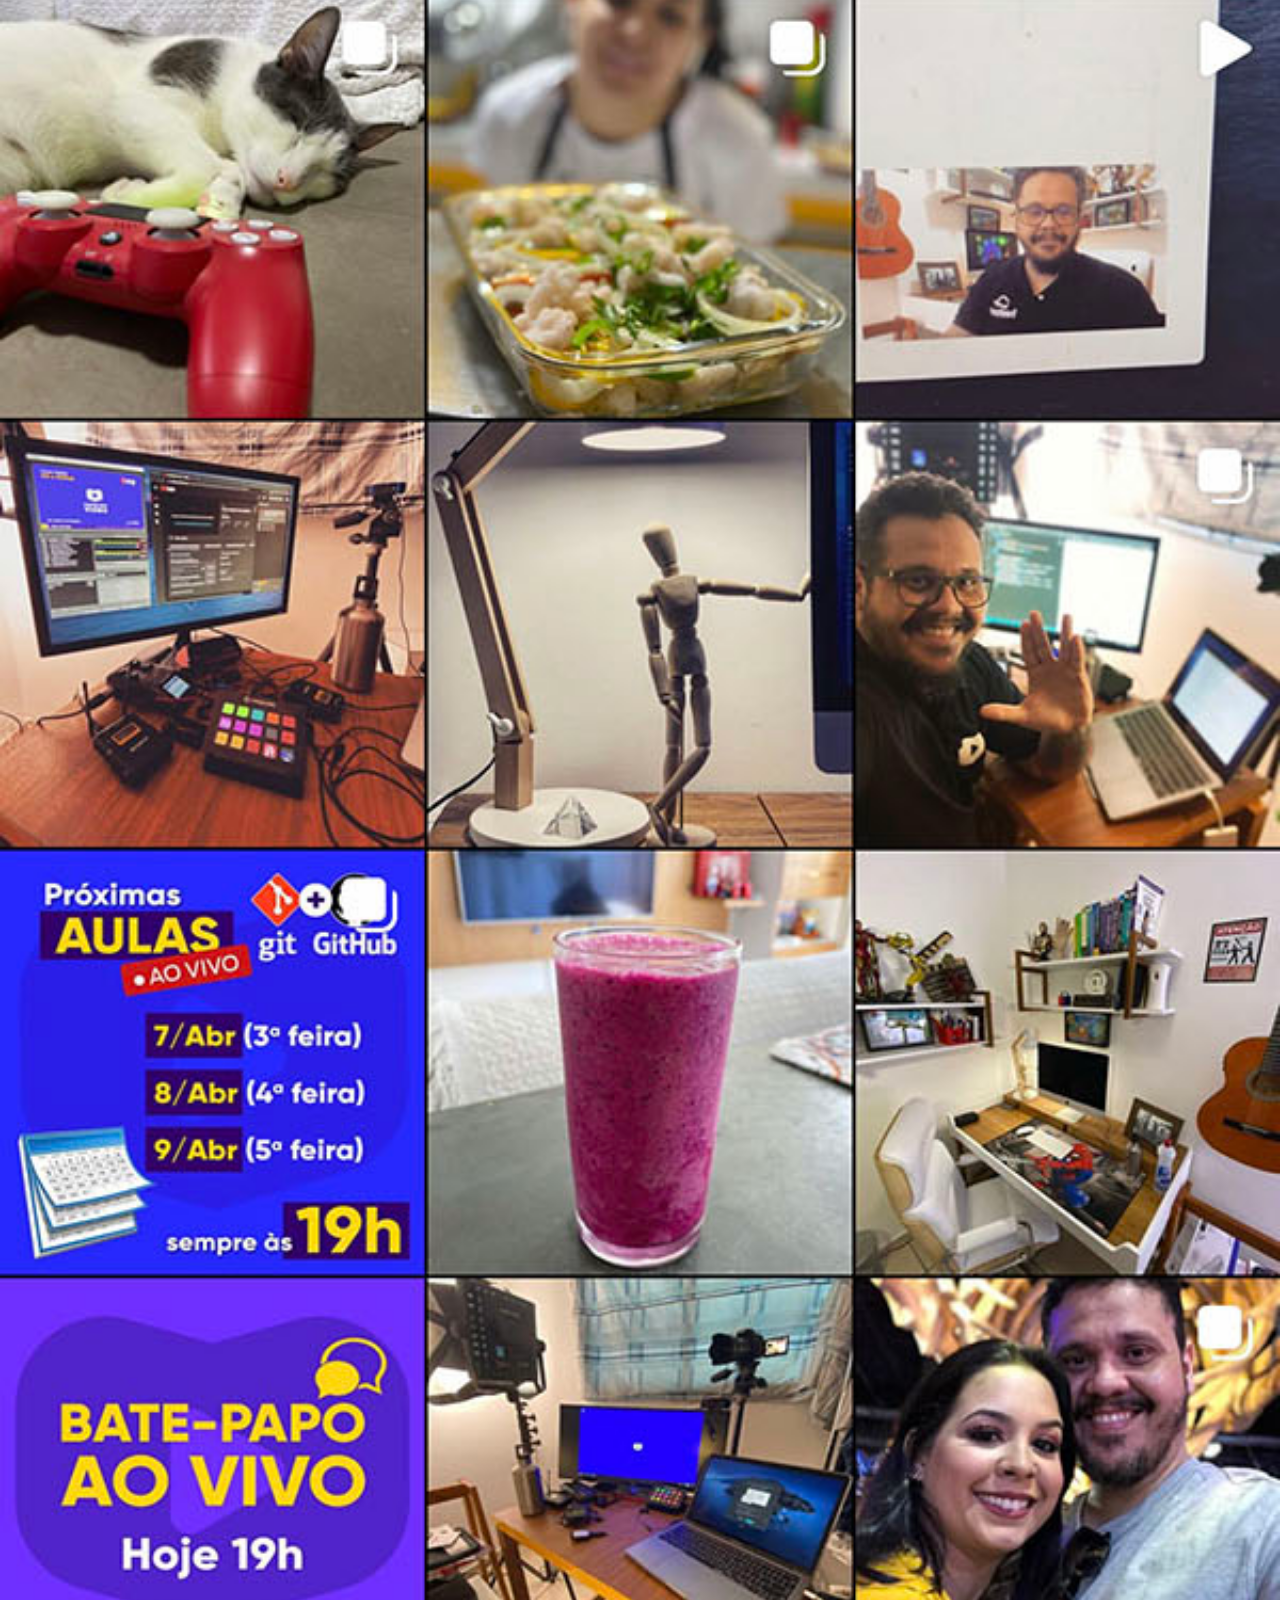
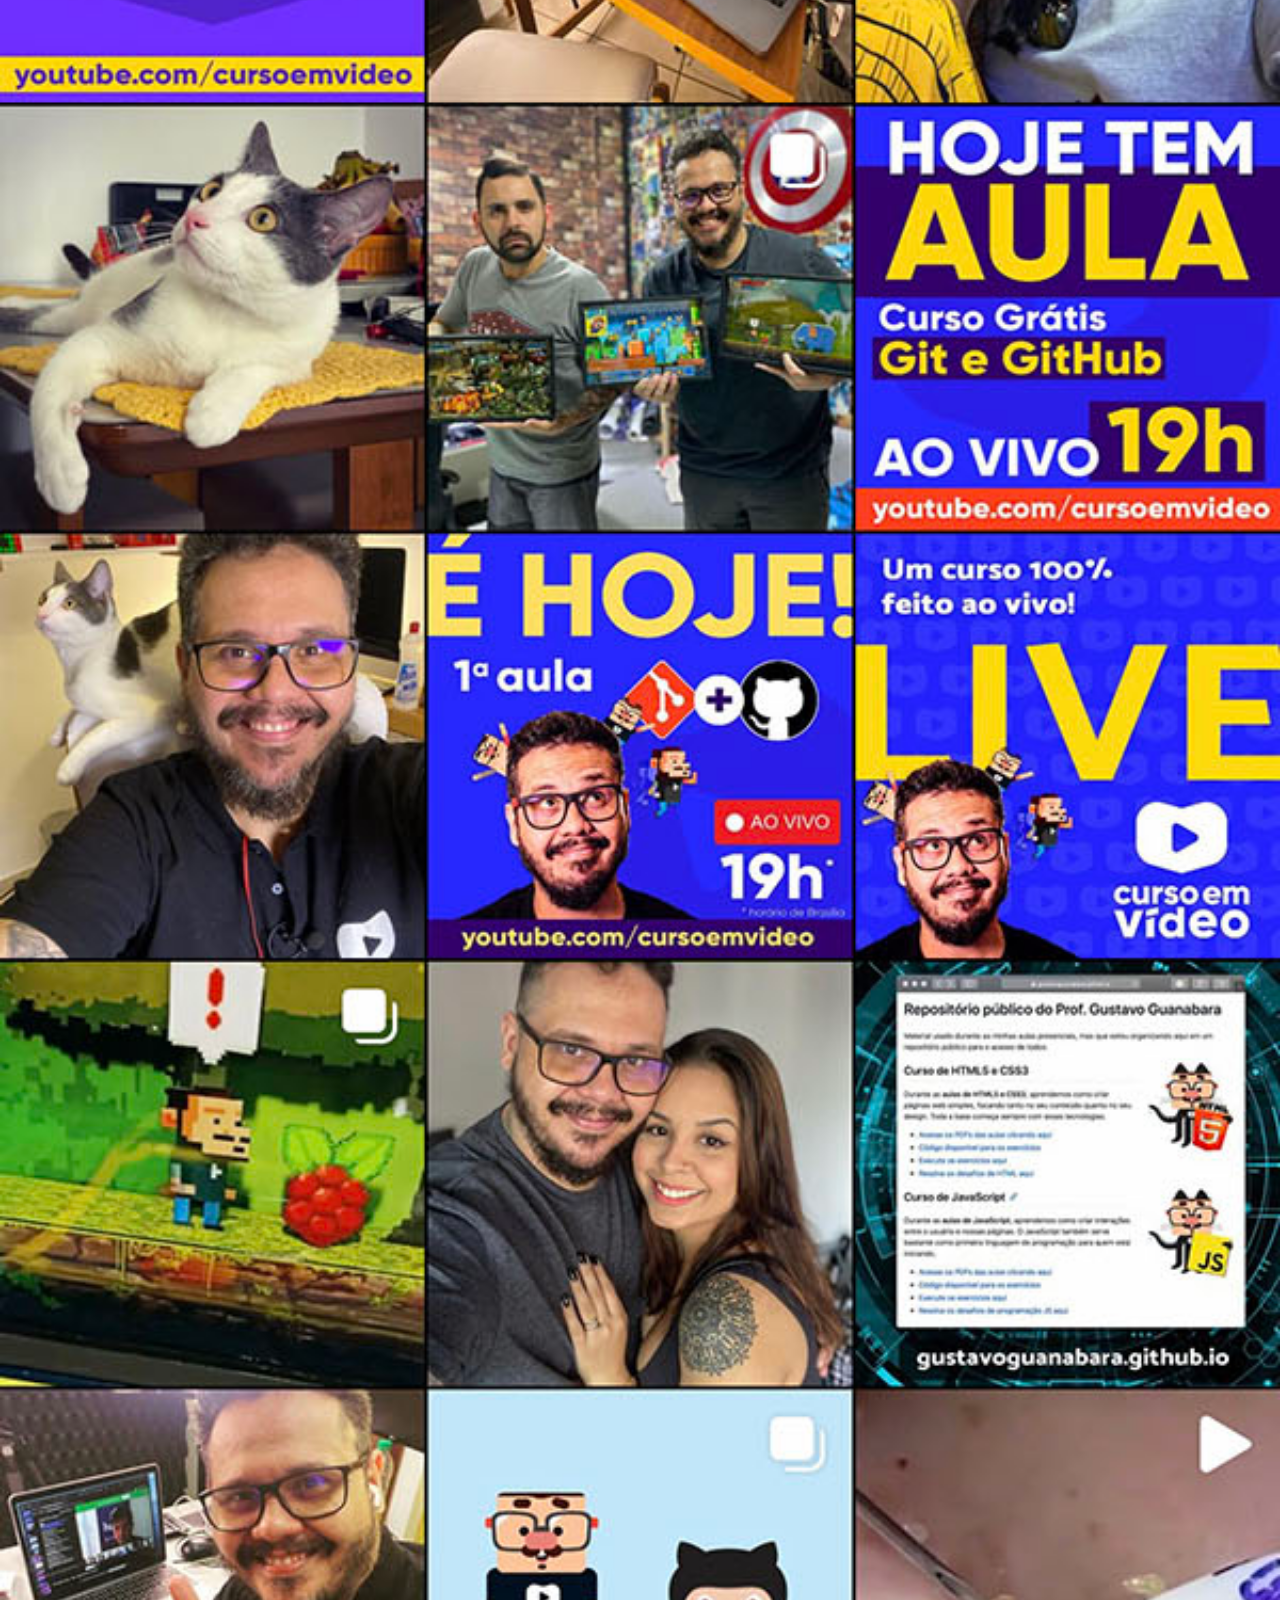
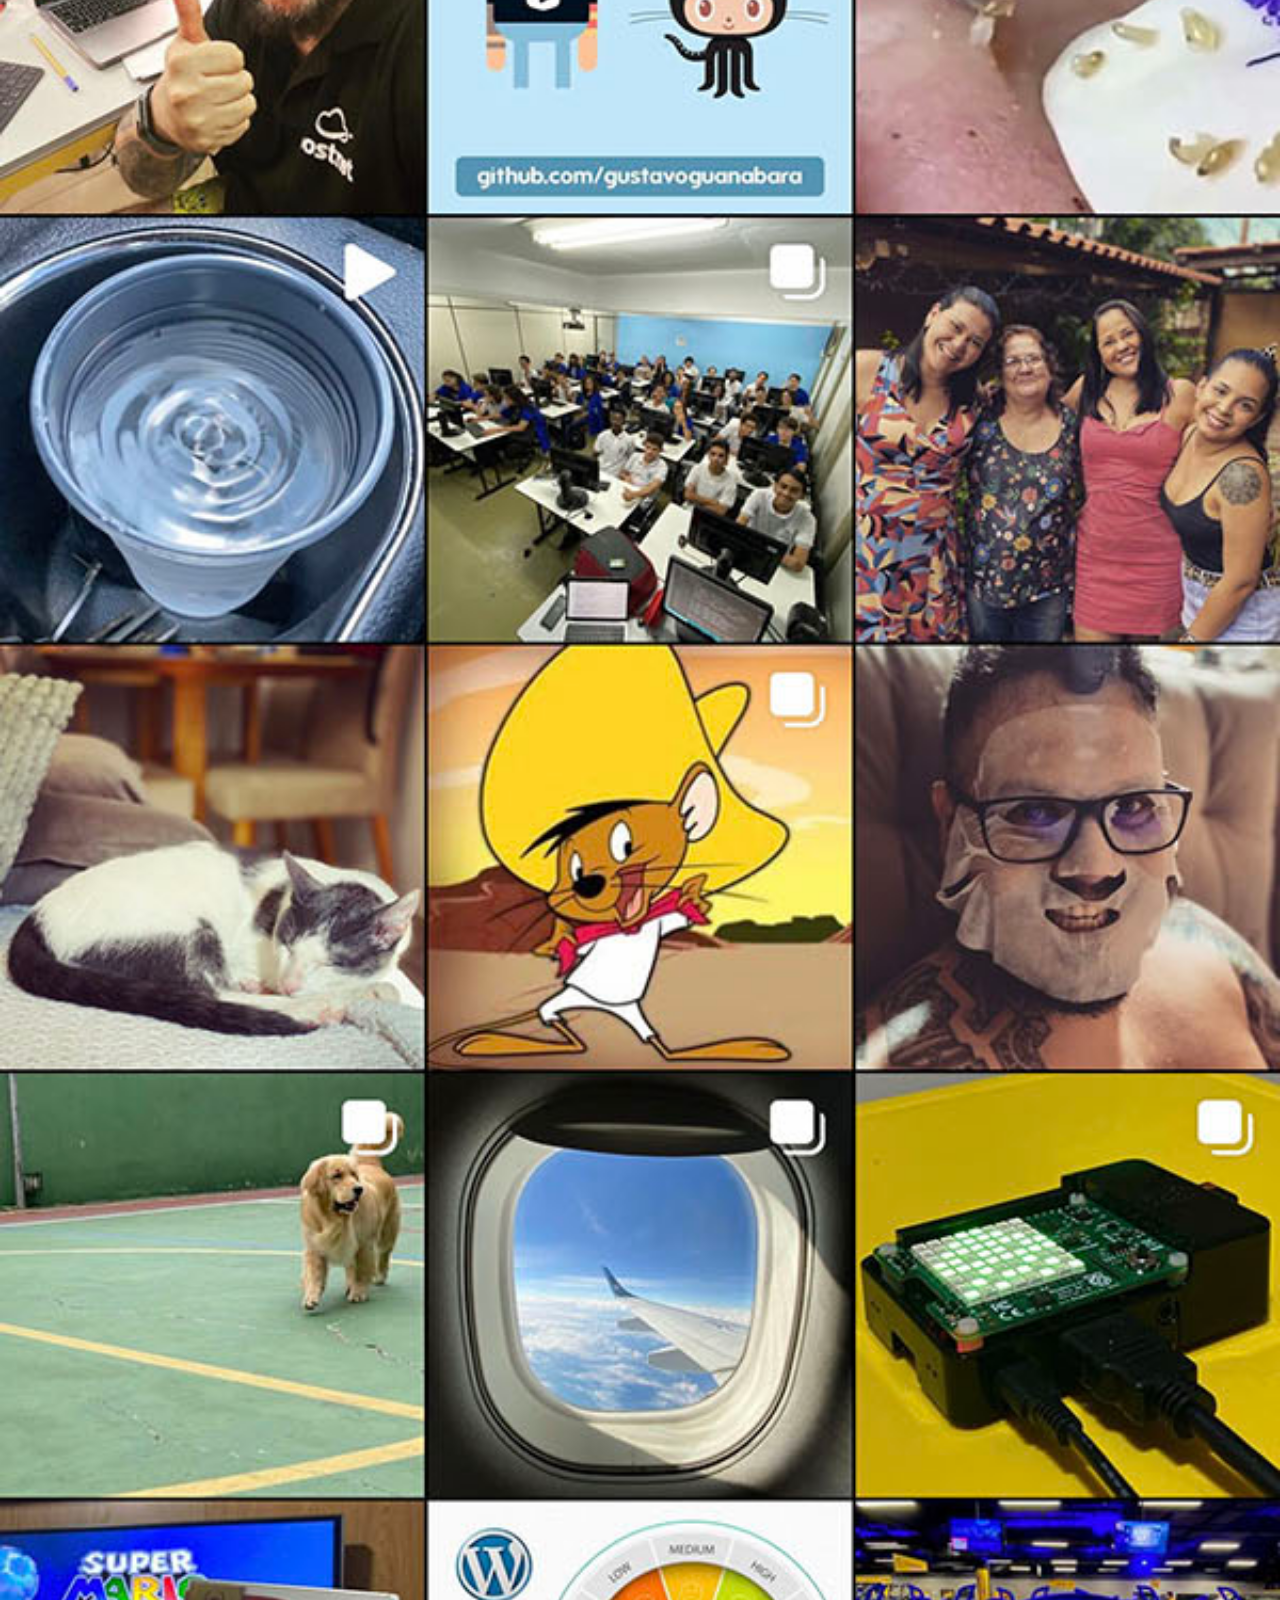
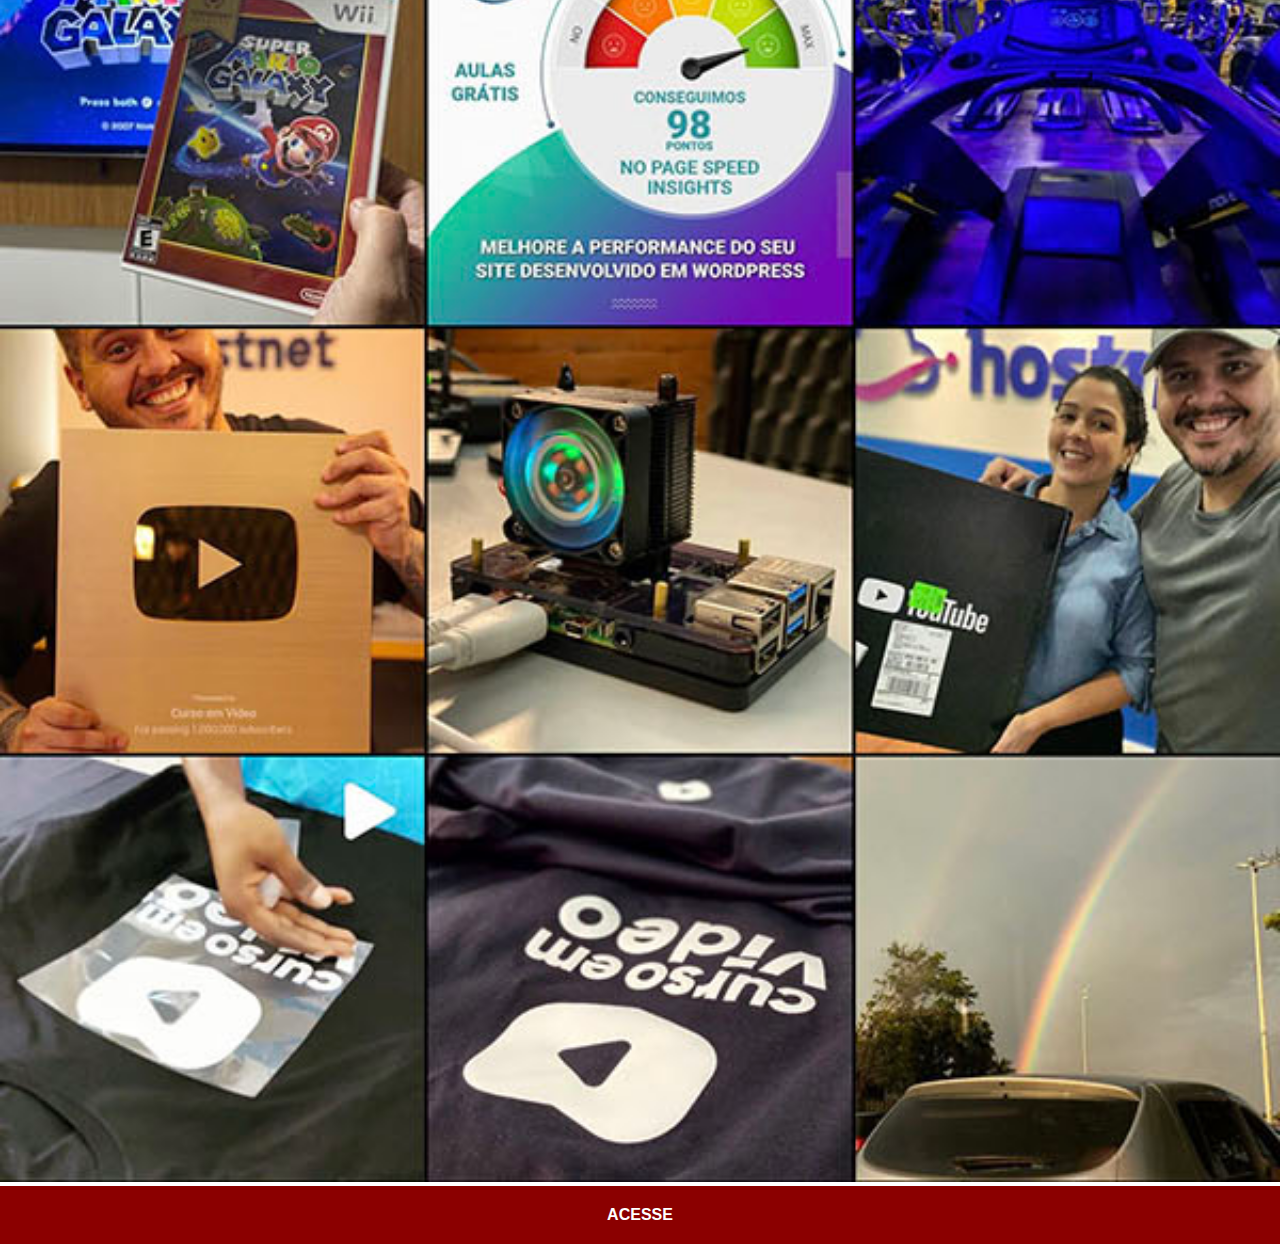
<file: instagram.html>
<!DOCTYPE html>
<html lang="pt-br">
<head>
    <meta charset="UTF-8">
    <meta http-equiv="X-UA-Compatible" content="IE=edge">
    <meta name="viewport" content="width=device-width, initial-scale=1.0">
    <title>Instagram</title>
    <link rel="stylesheet" href="estilos/social.css">
</head>
<body>
    <img src="imagens/tela-instagram.jpg" alt="Instagram">
    <a href="https://www.instagram.com/gustavoguanabara/" target="_blank">ACESSE</a>
</body>
</html>
</file>
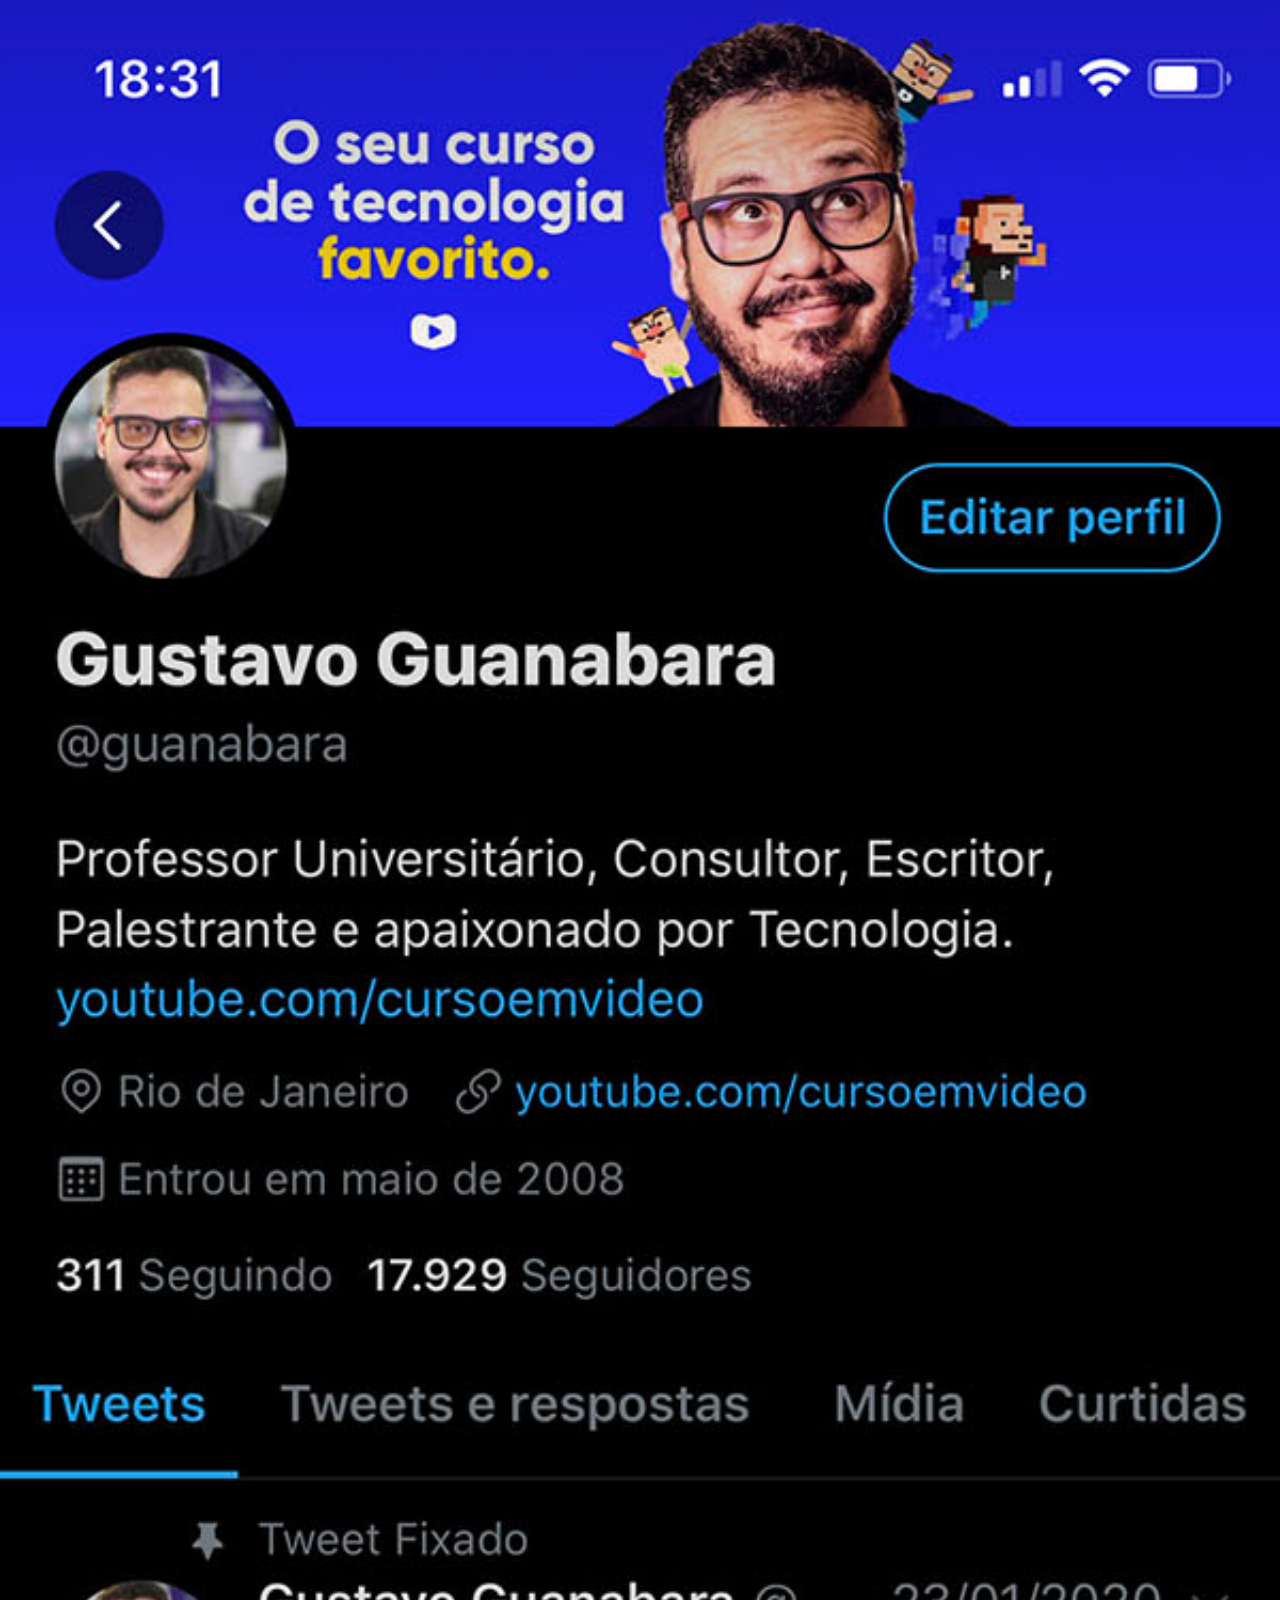
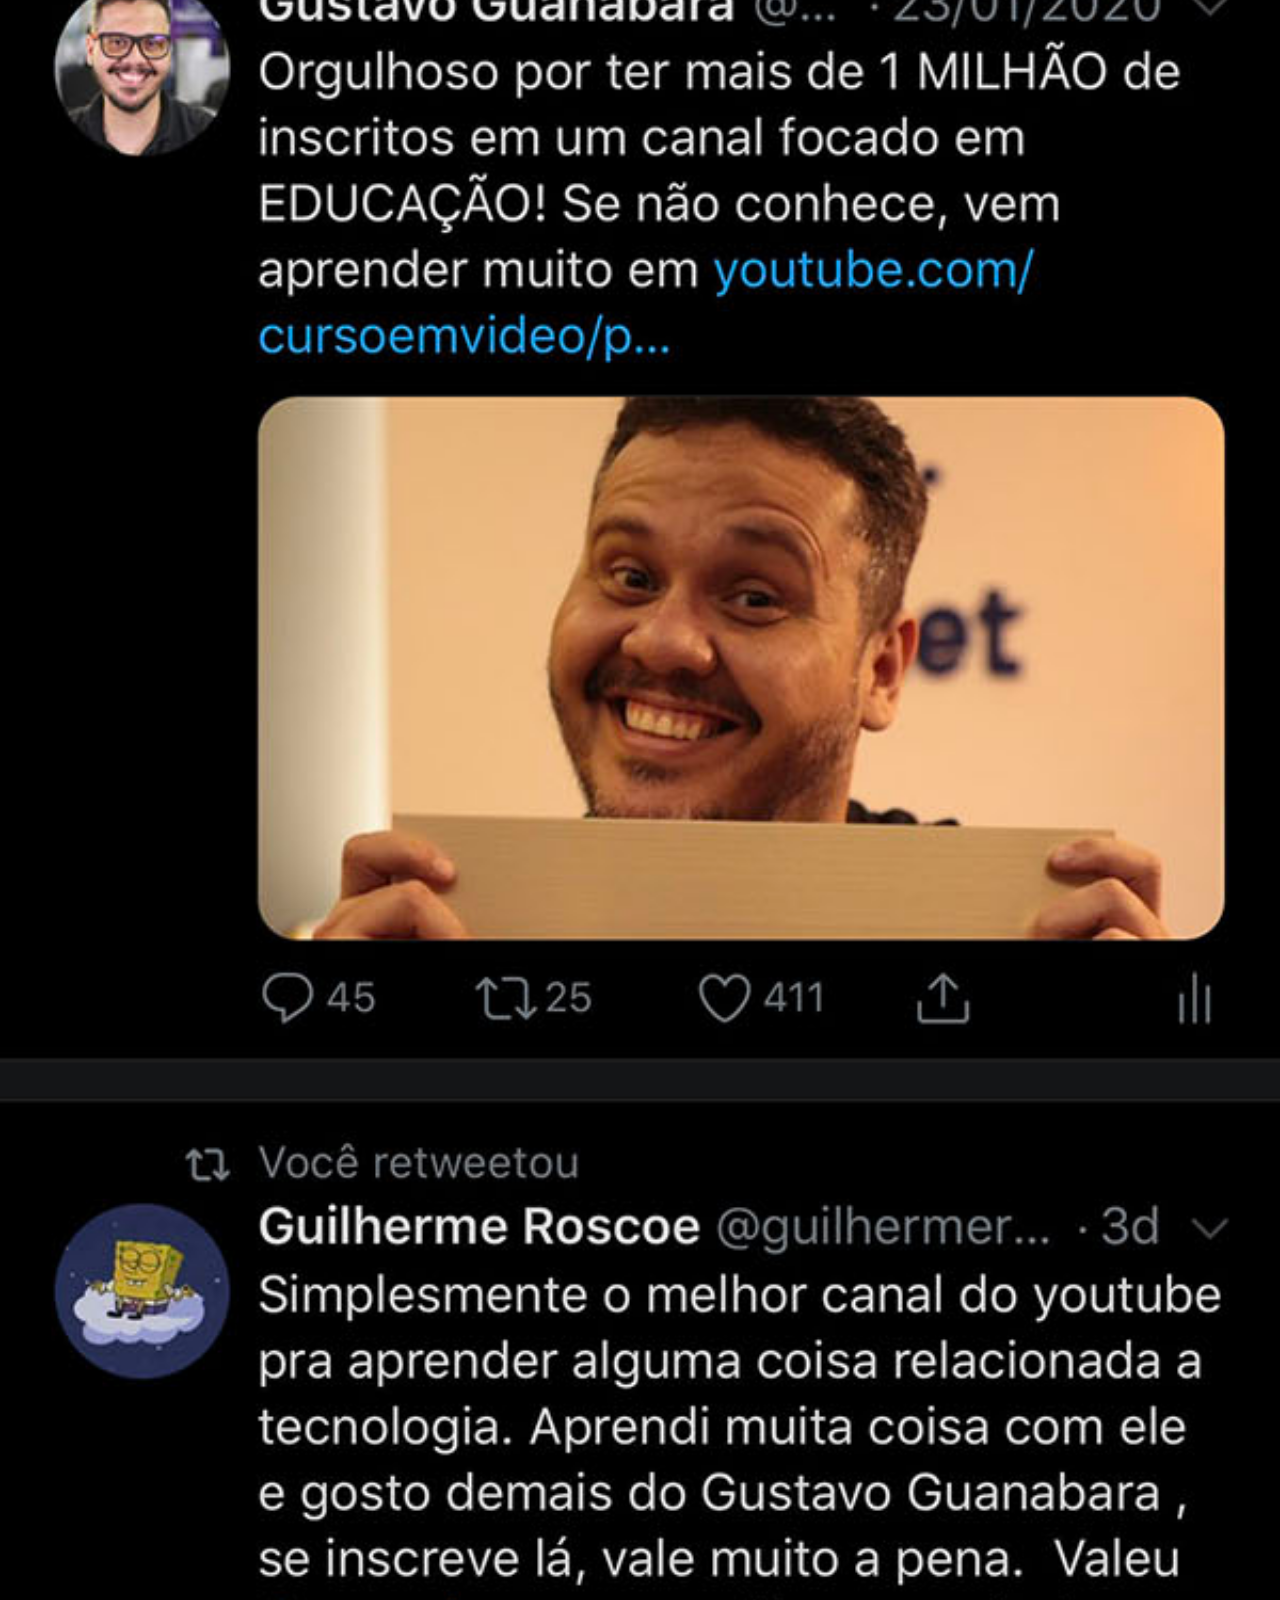
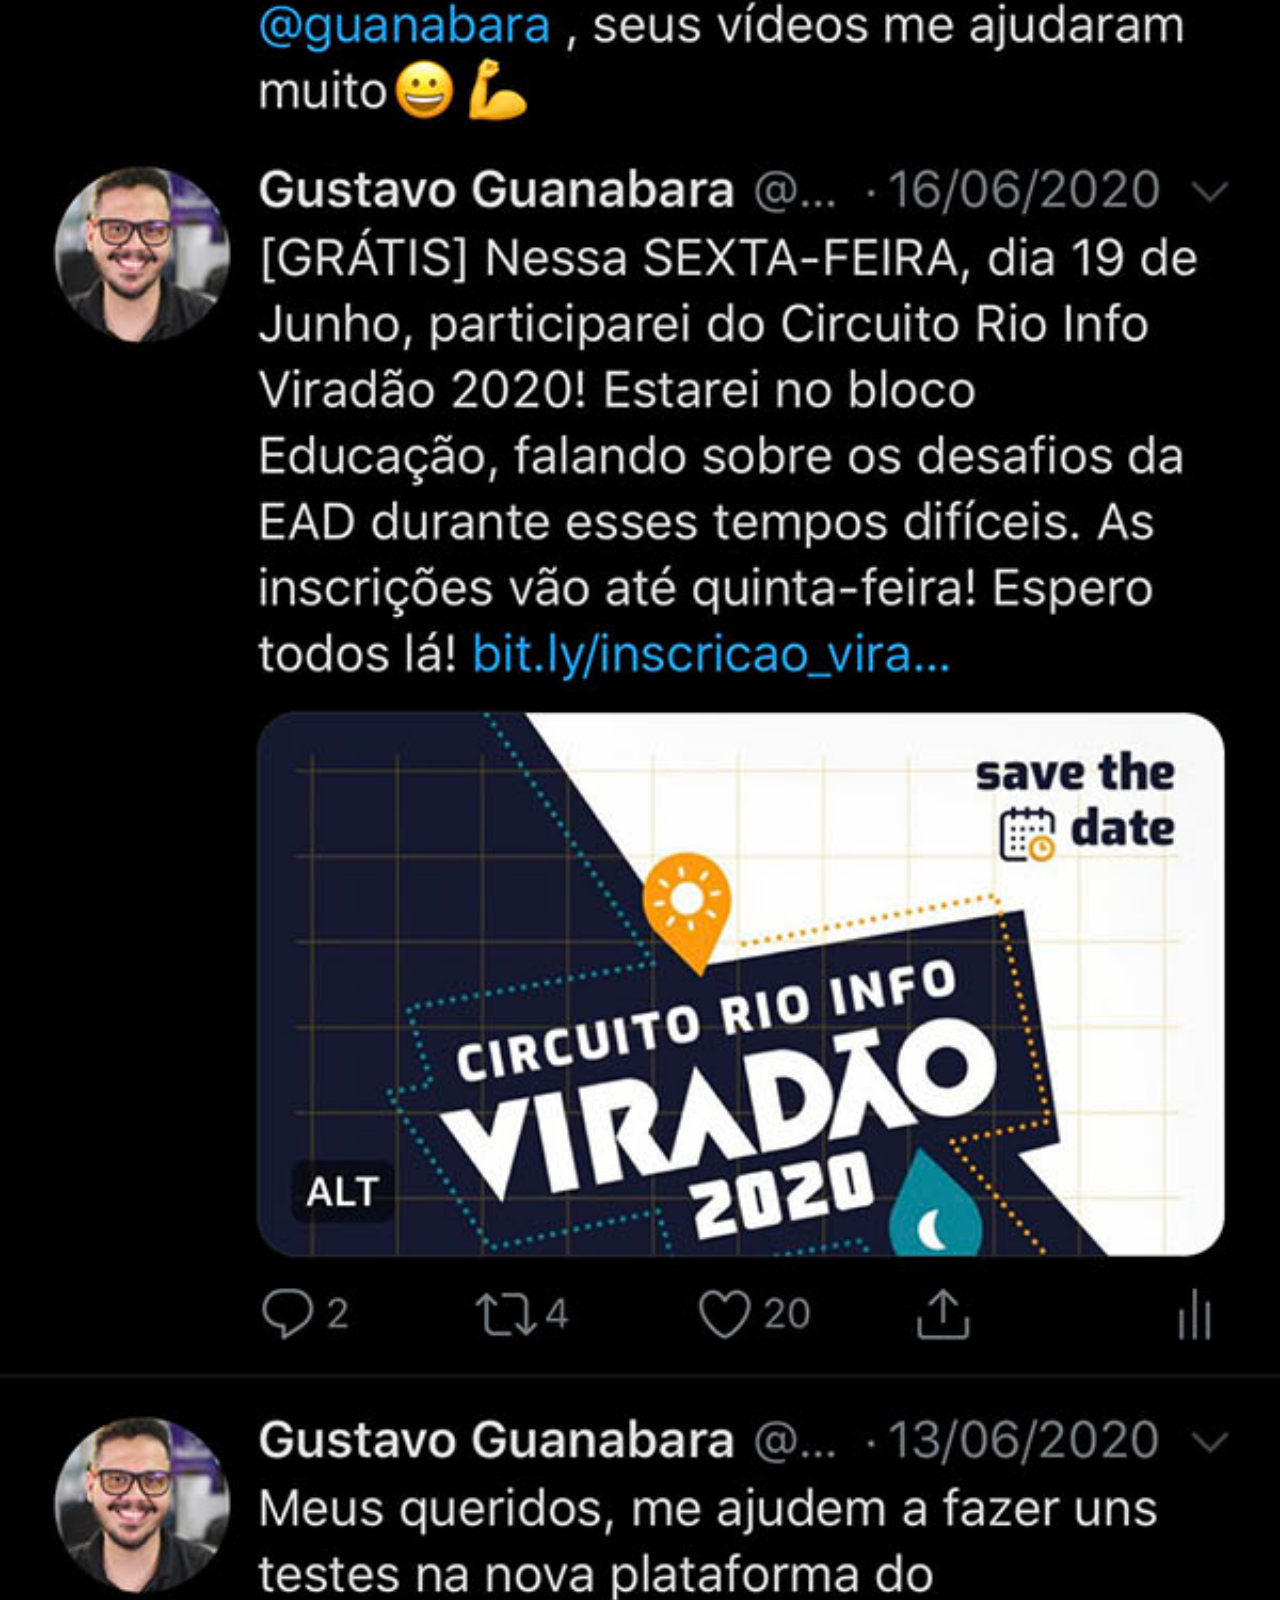
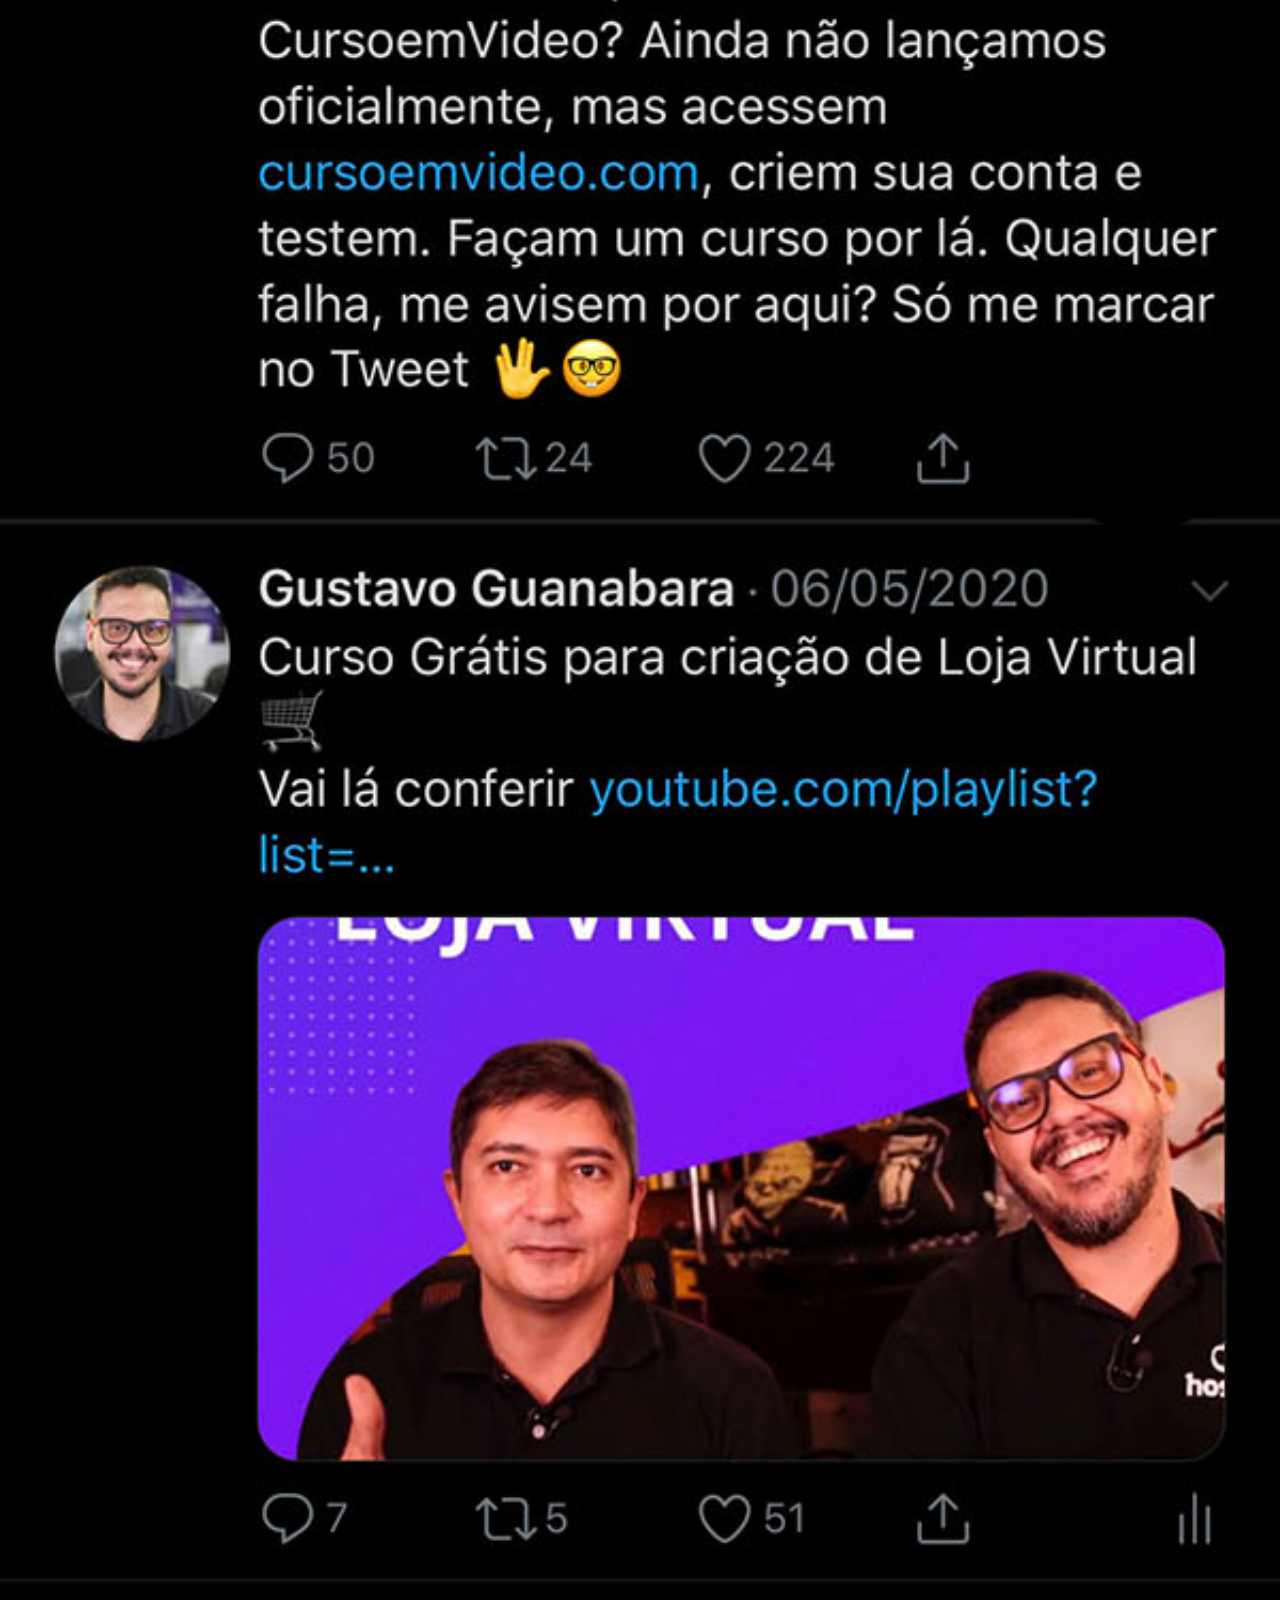
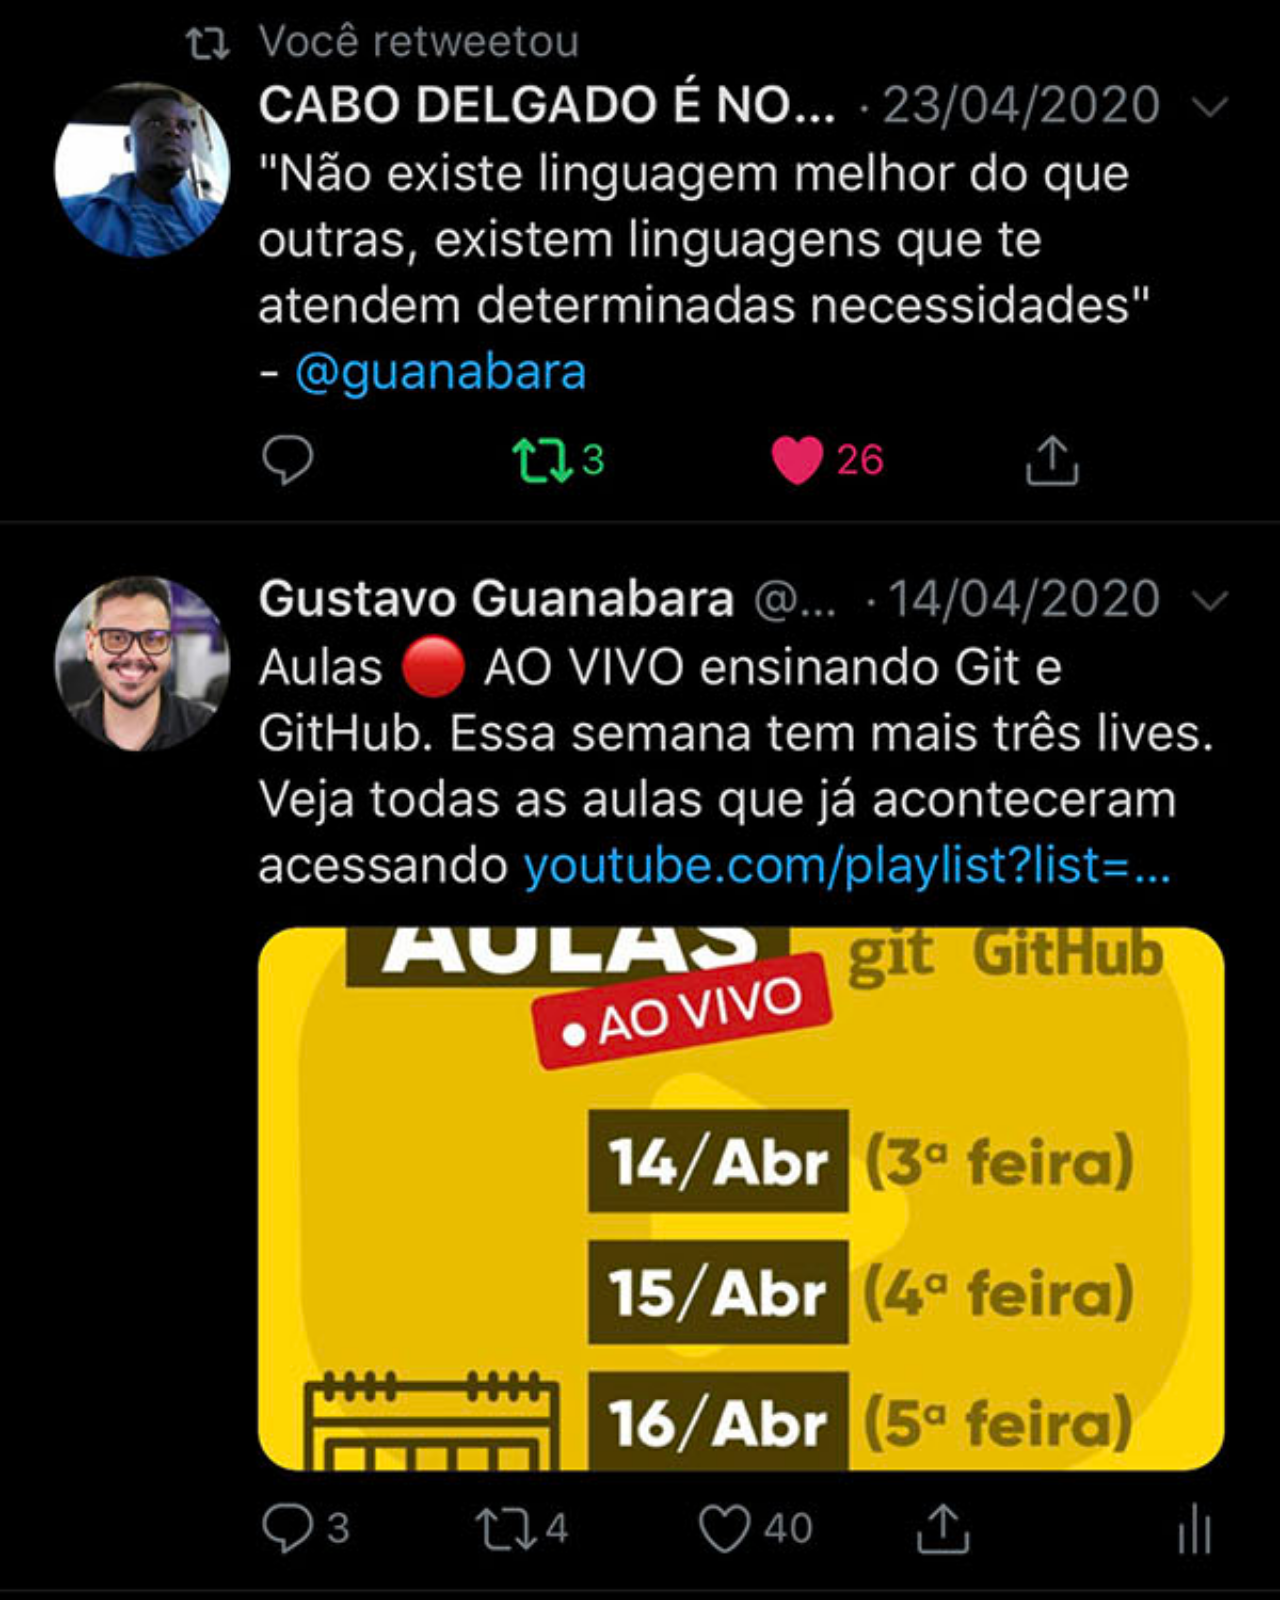
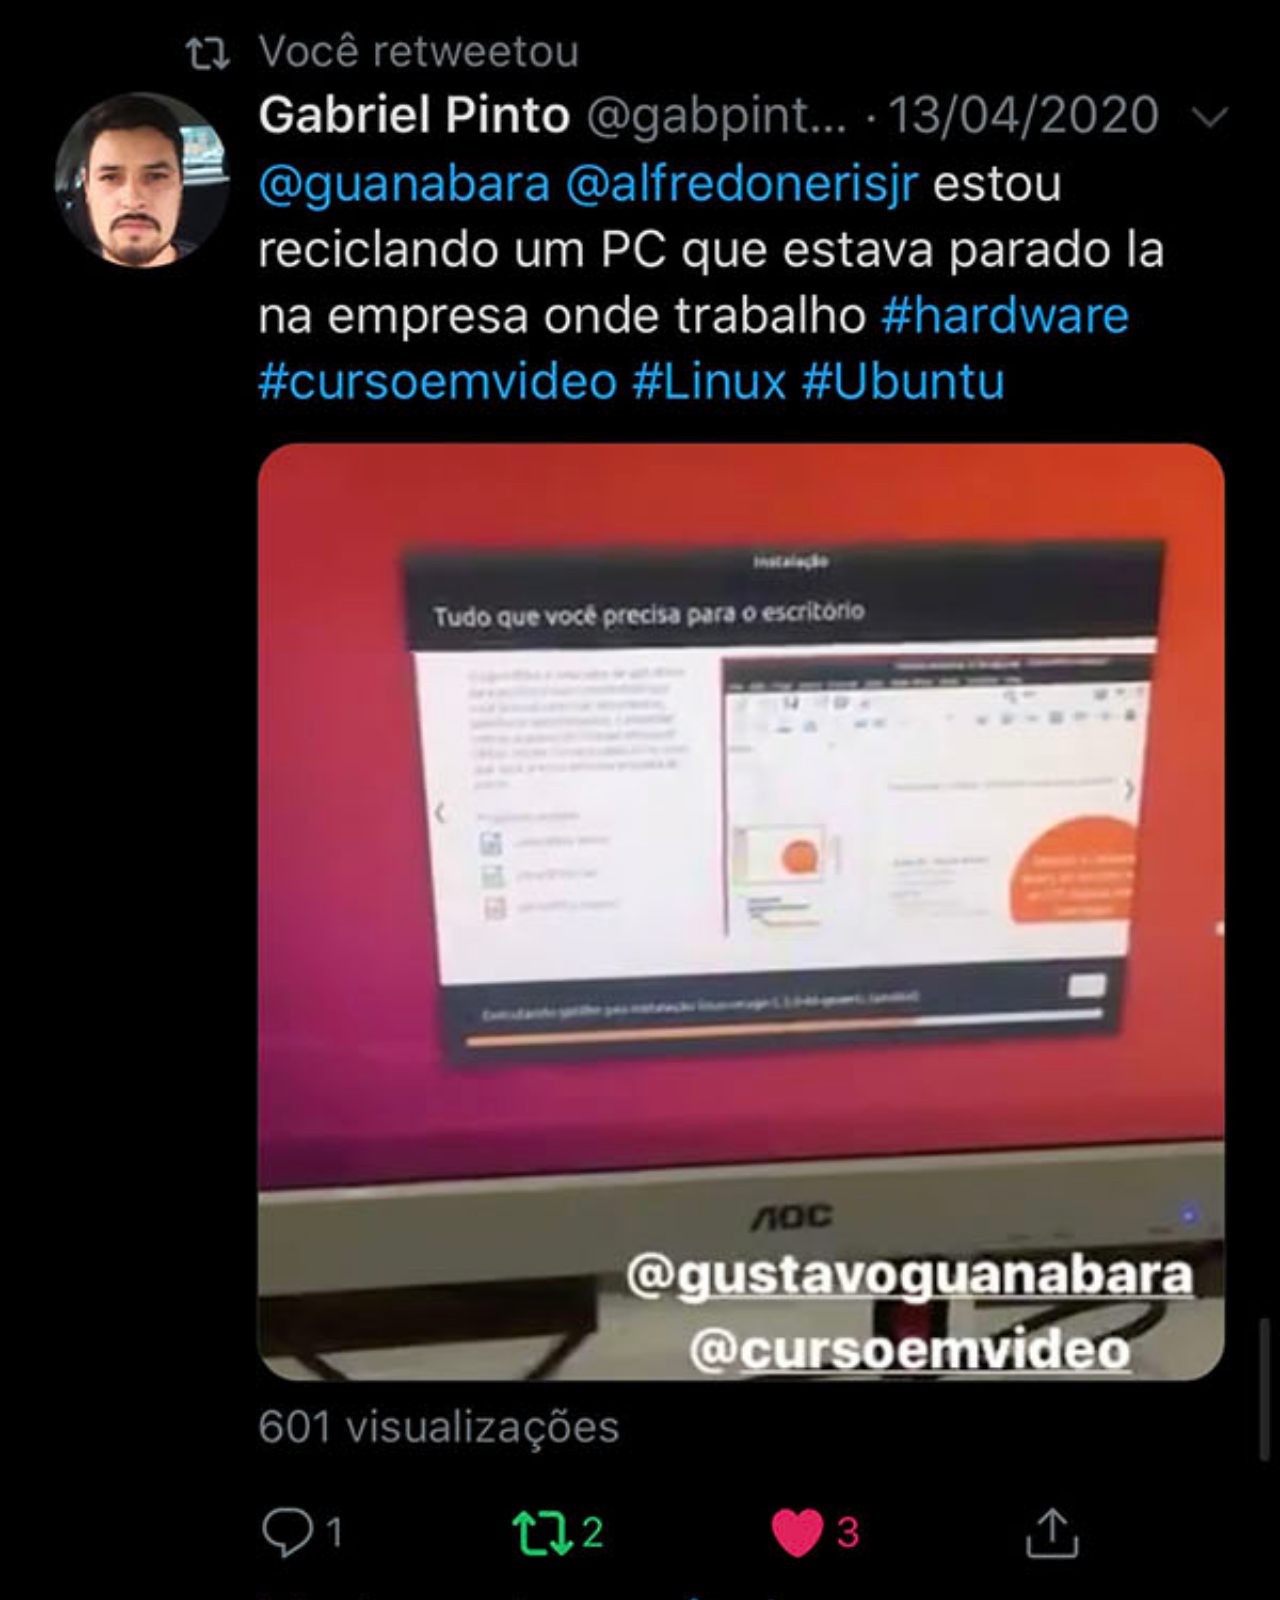
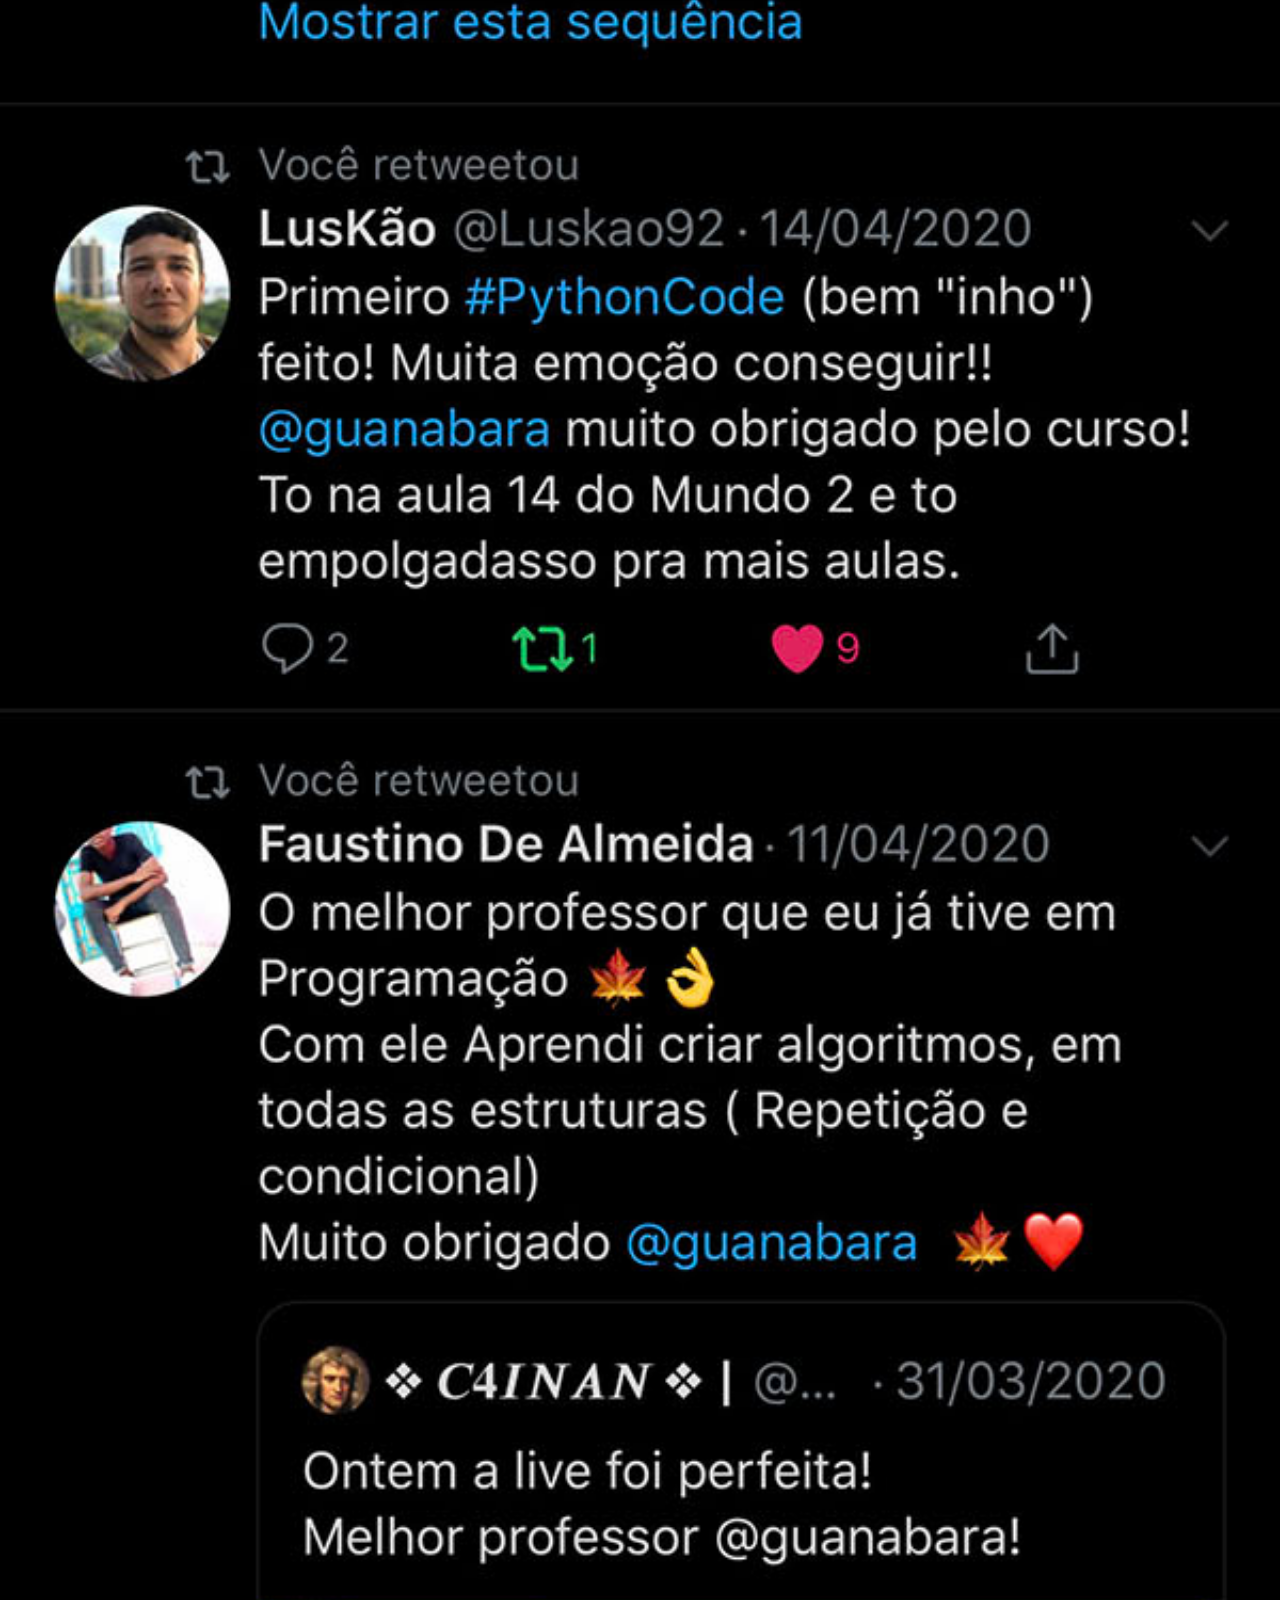
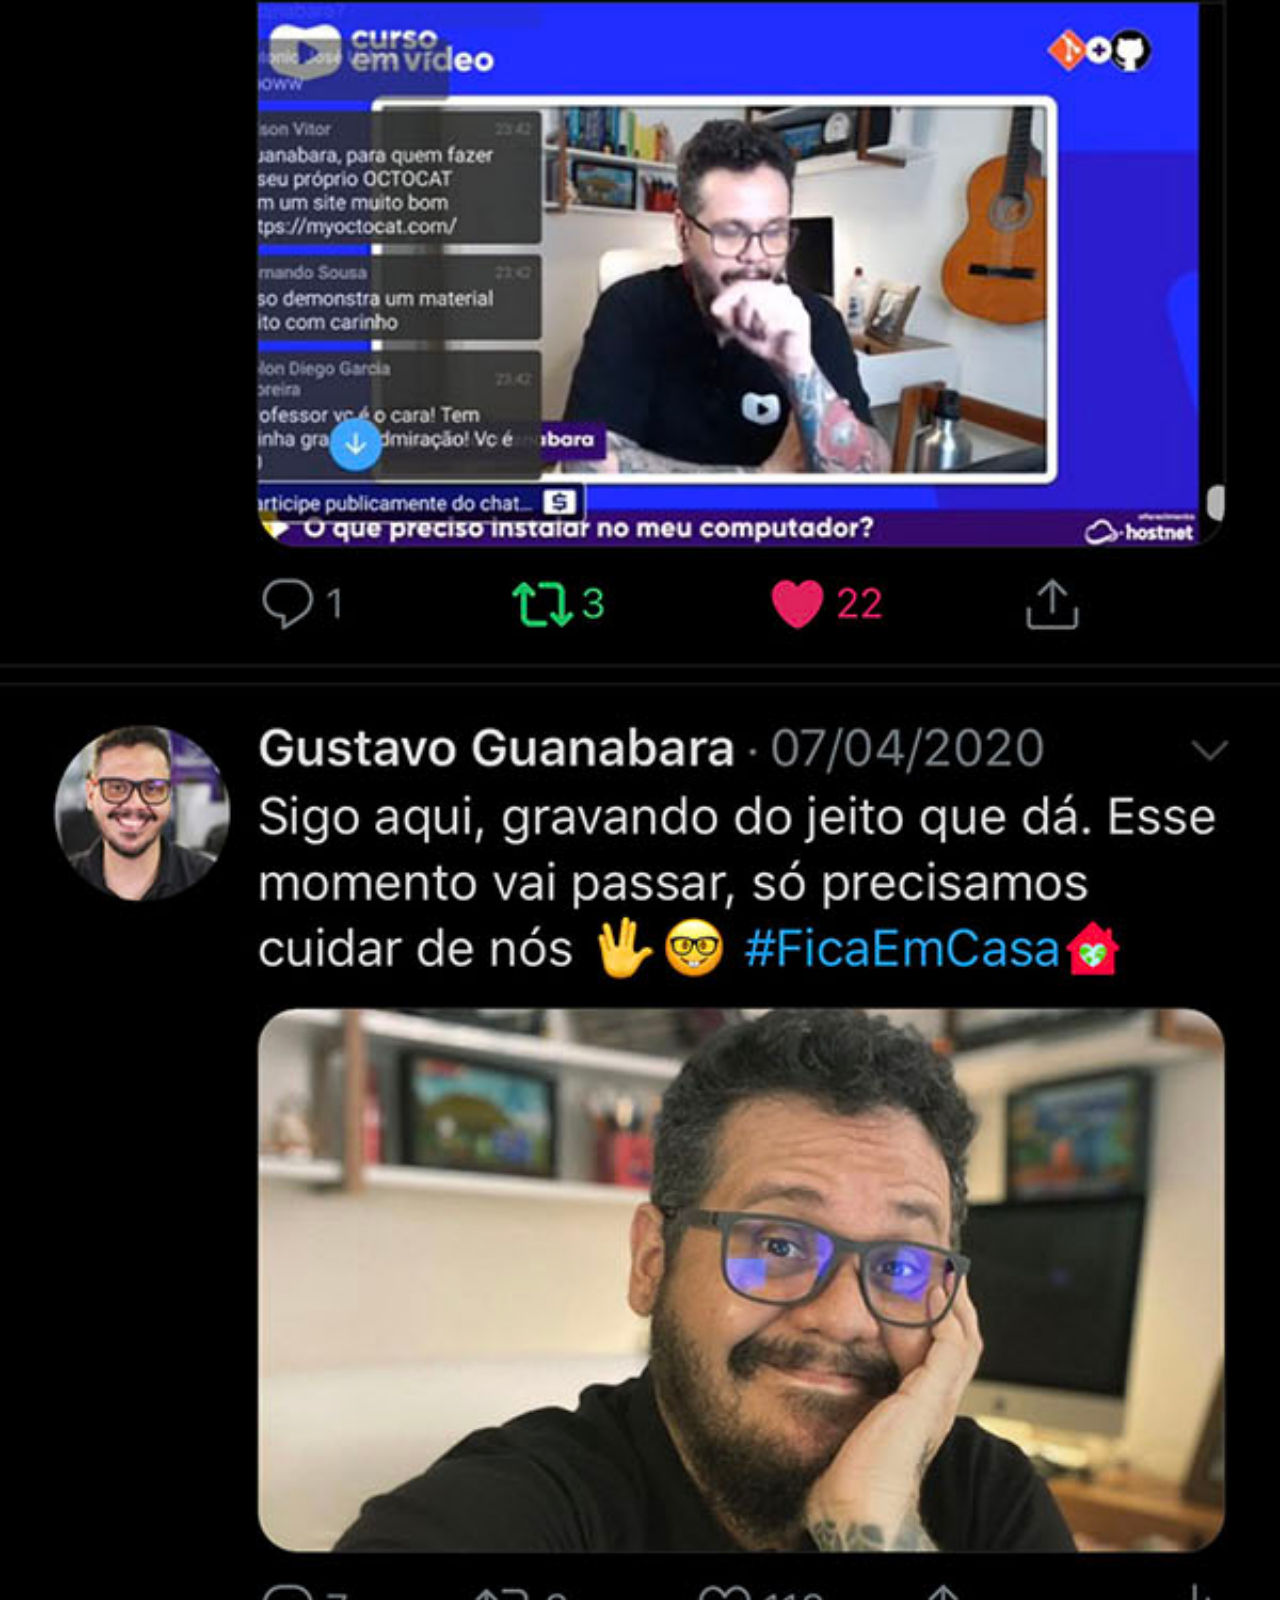
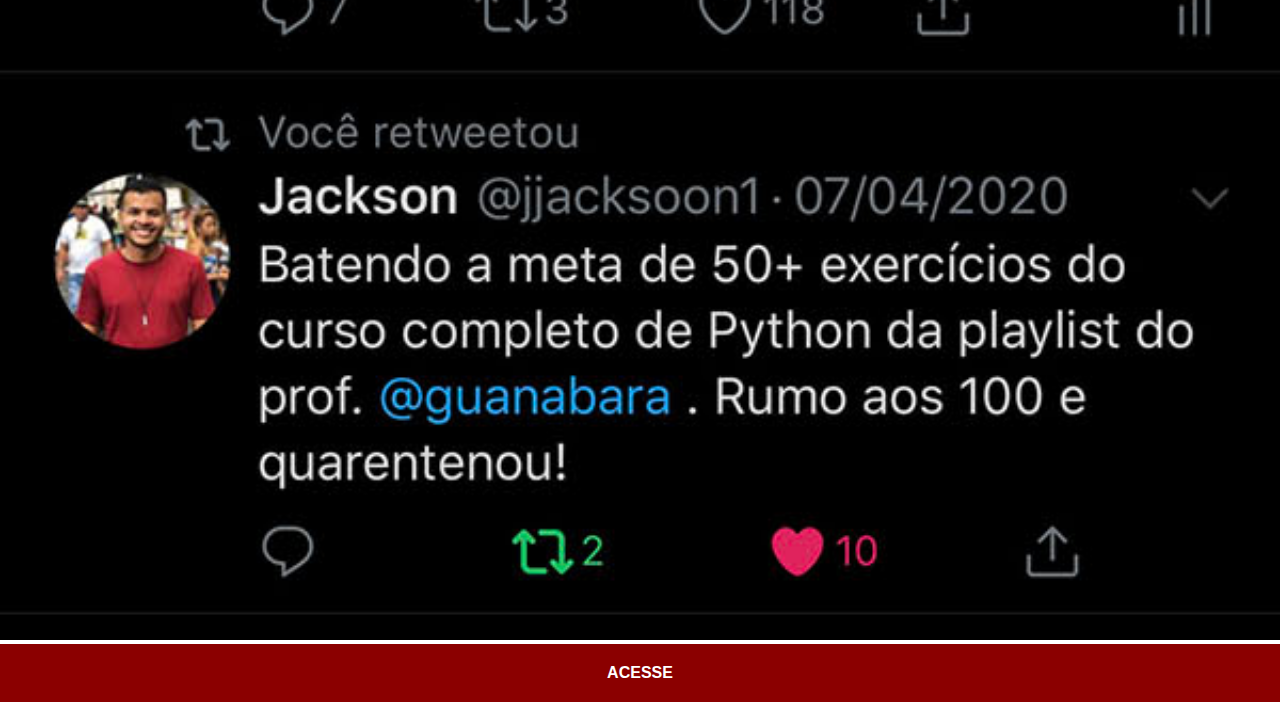
<file: twitter.html>
<!DOCTYPE html>
<html lang="pt-br">
<head>
    <meta charset="UTF-8">
    <meta http-equiv="X-UA-Compatible" content="IE=edge">
    <meta name="viewport" content="width=device-width, initial-scale=1.0">
    <title>Twitter</title>
    <link rel="stylesheet" href="estilos/social.css">
</head>
<body>
    <img src="imagens/tela-twitter.jpg" alt="Twitter">
    <a href="https://www.twitter.com/guanabara/">ACESSE</a>
</body>
</html>
</file>
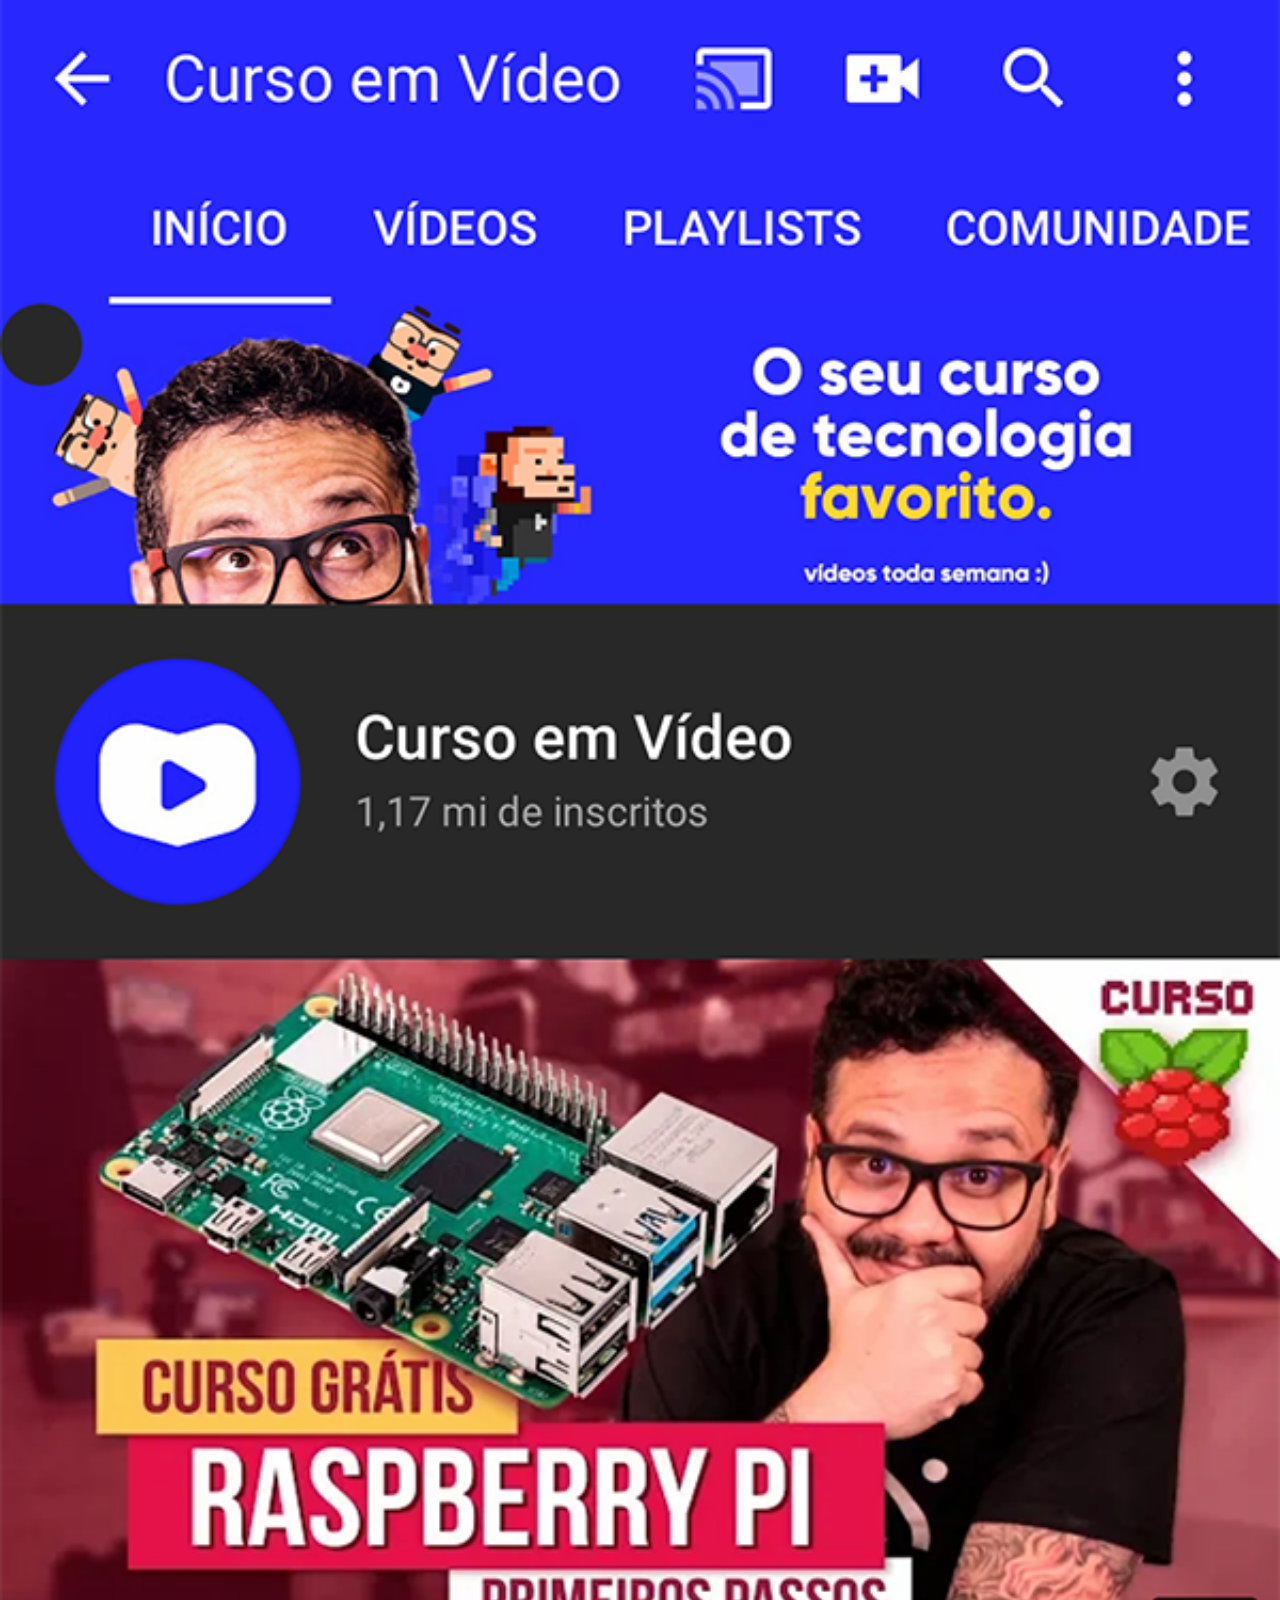
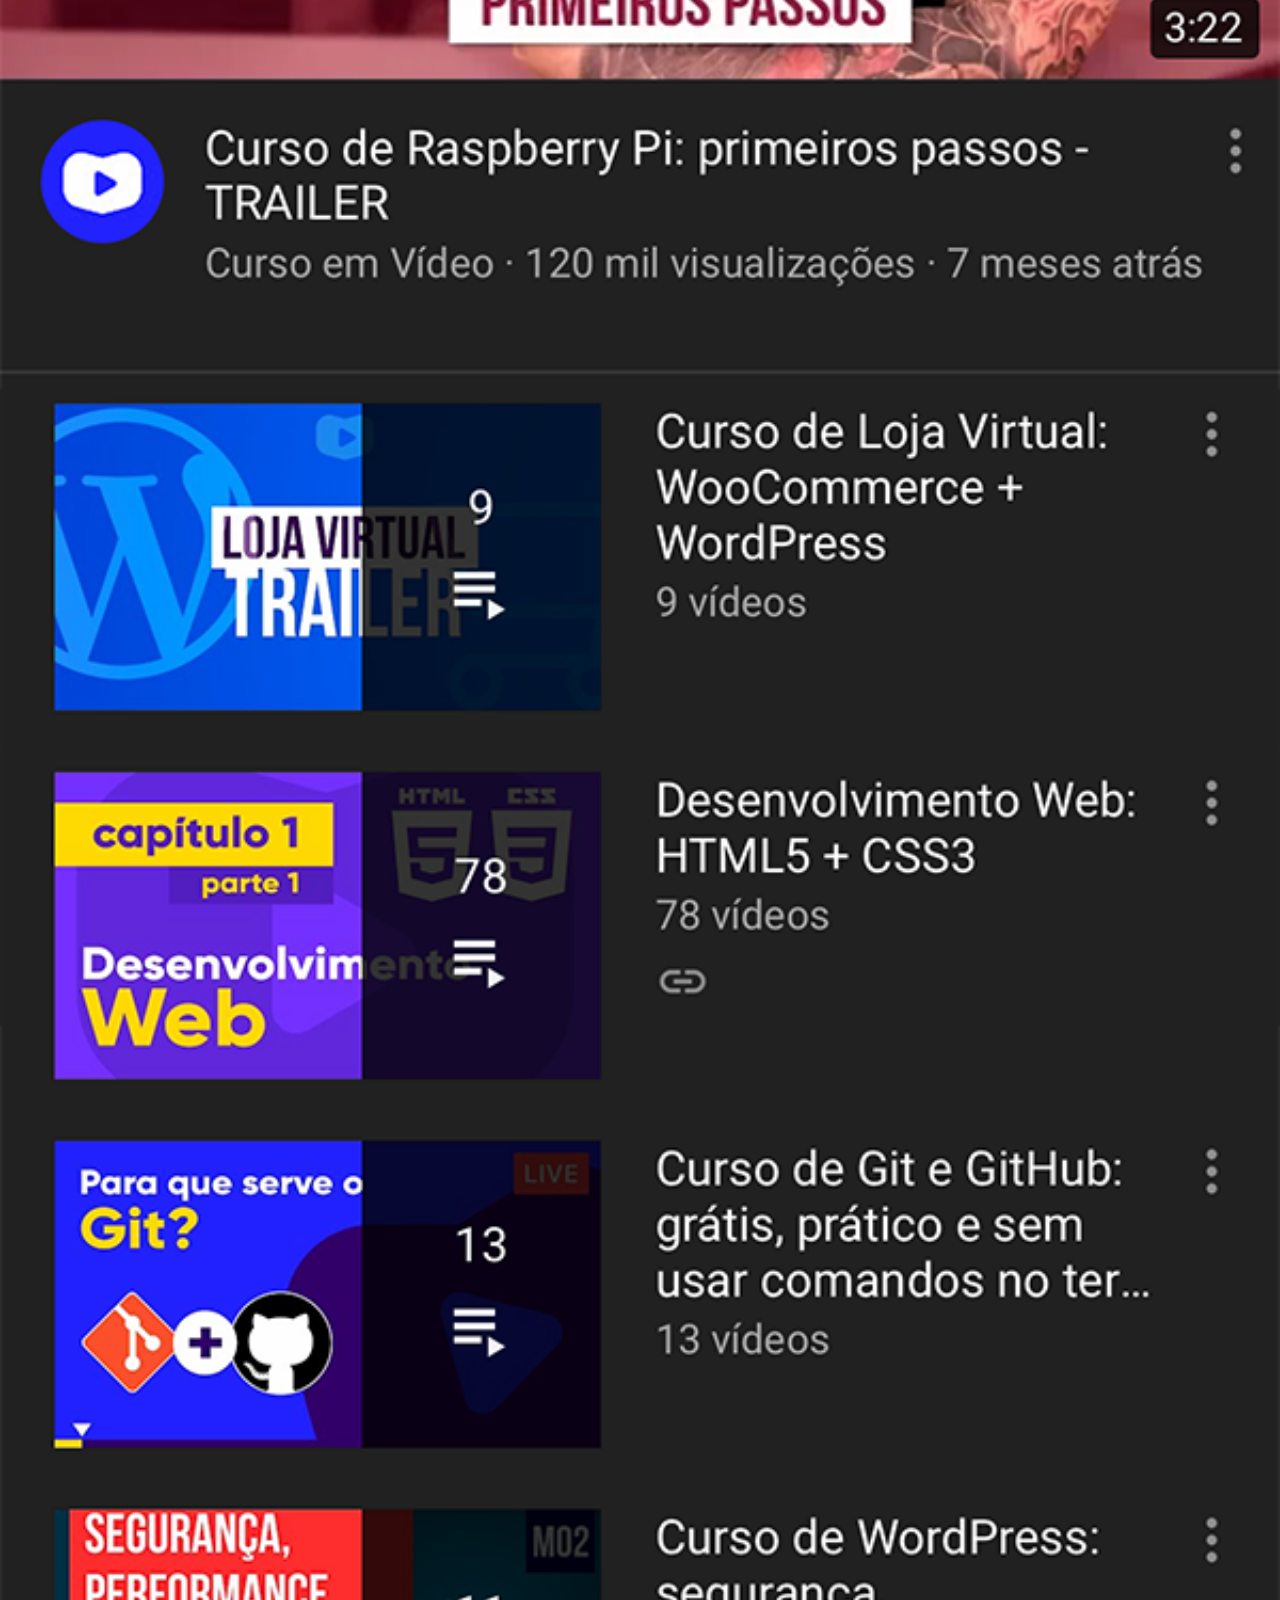
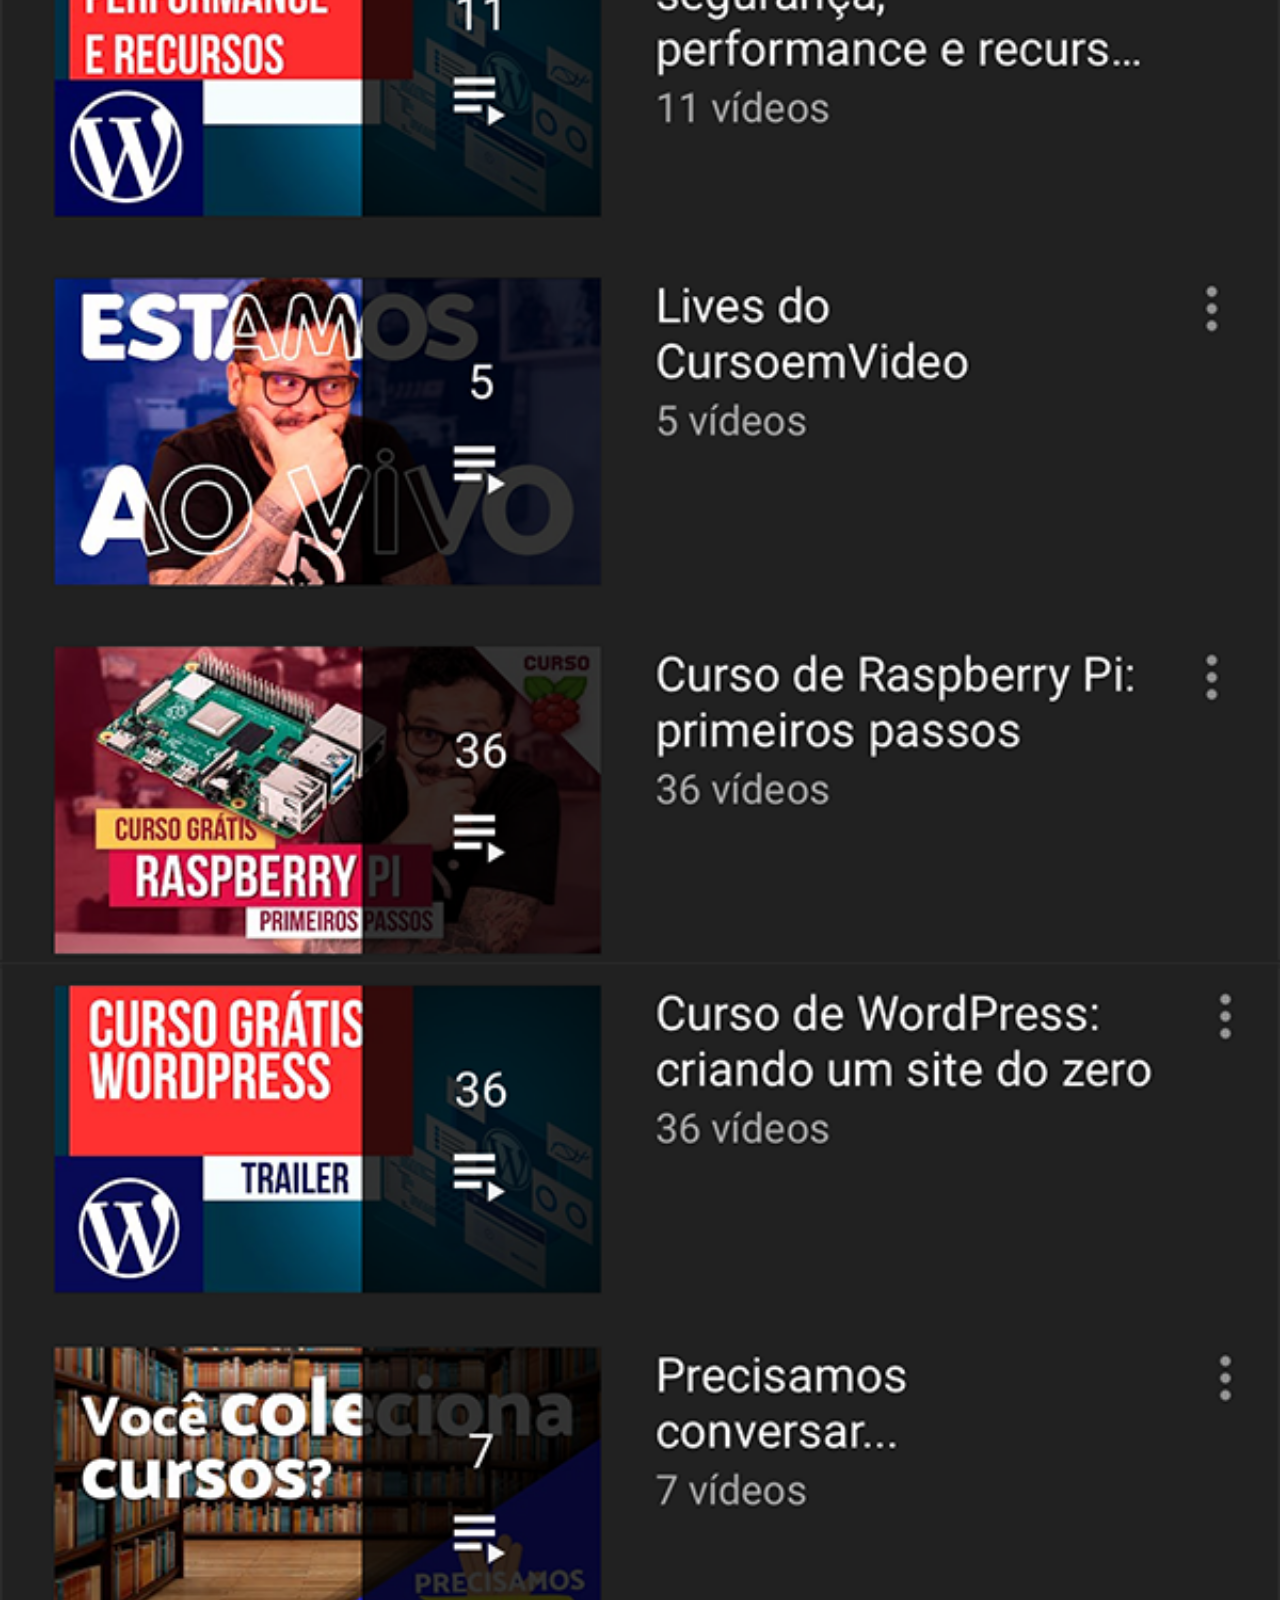
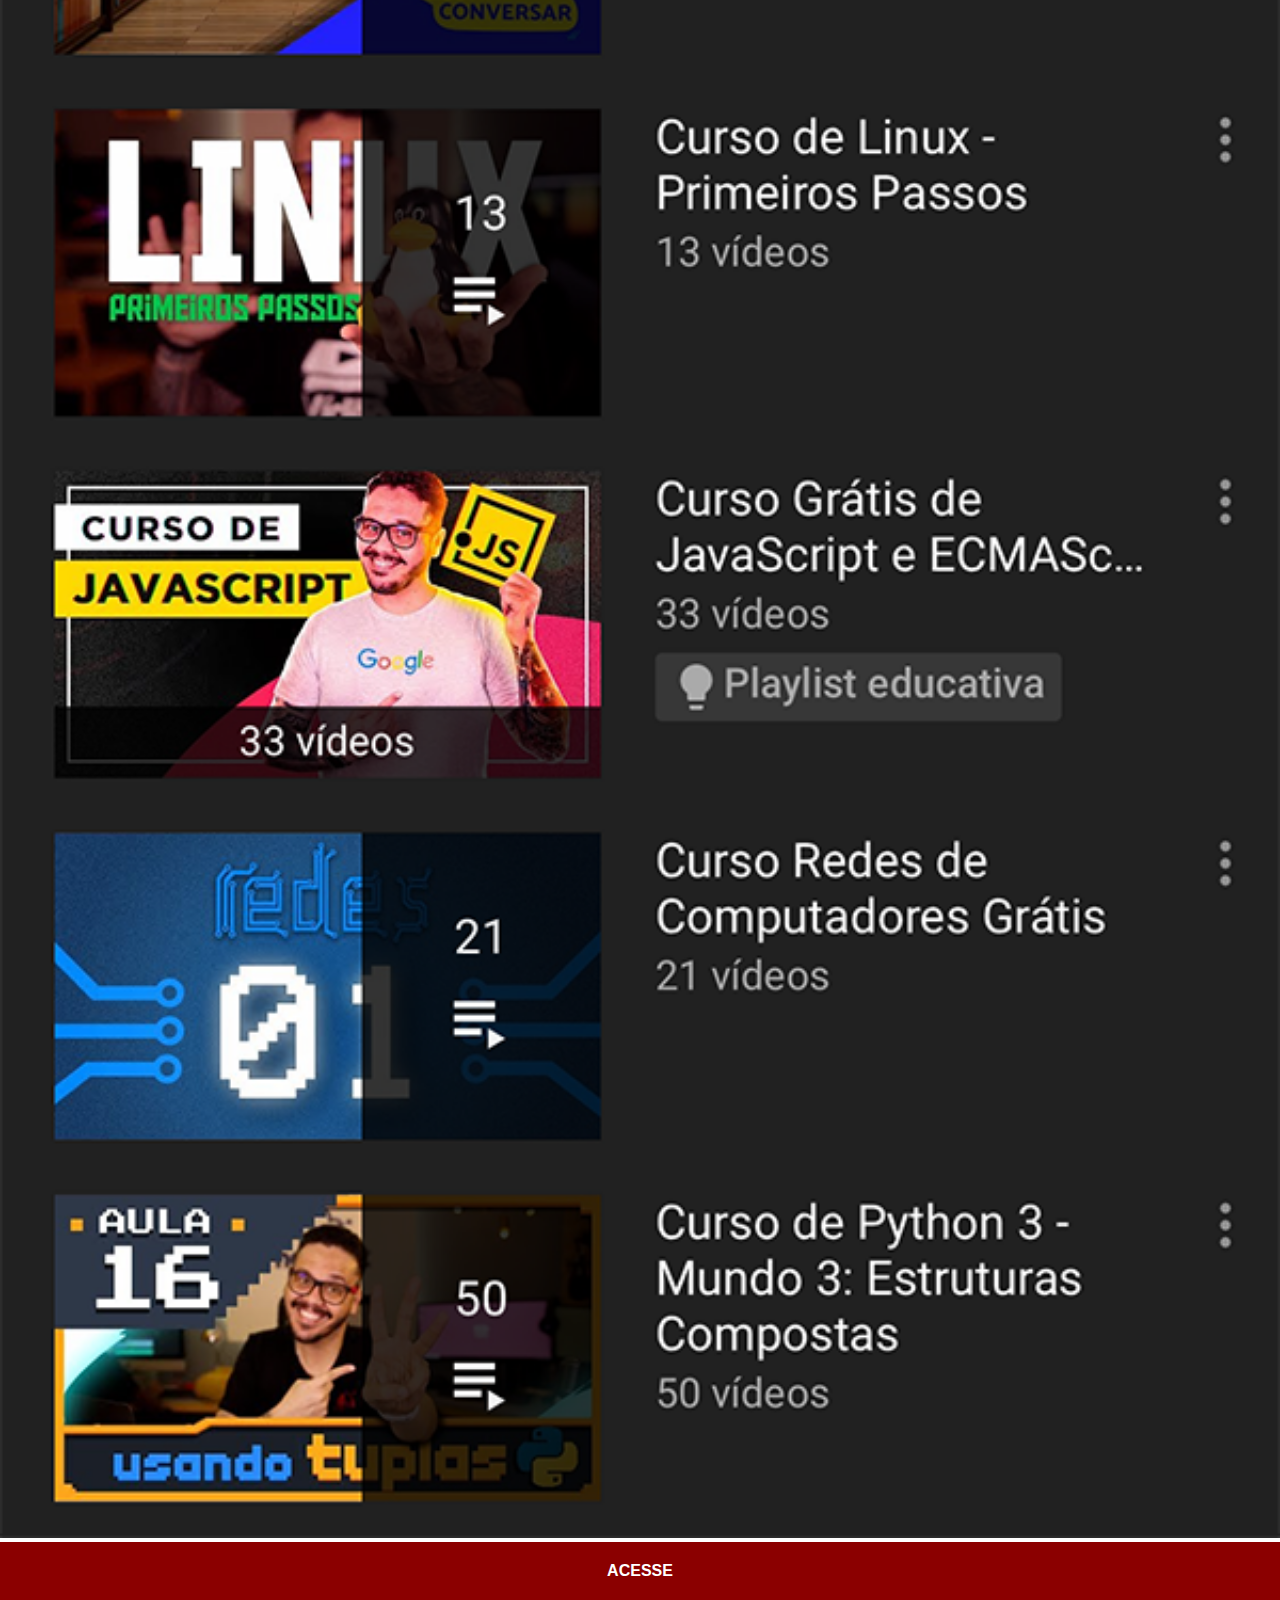
<file: youtube.html>
<!DOCTYPE html>
<html lang="pt-br">
<head>
    <meta charset="UTF-8">
    <meta http-equiv="X-UA-Compatible" content="IE=edge">
    <meta name="viewport" content="width=device-width, initial-scale=1.0">
    <title>YouTube</title>
    <link rel="stylesheet" href="estilos/social.css">
</head>
<body>
    <img src="imagens/tela-youtube.png" alt="YouTube">
    <a href="https://www.youtube.com/user/cursoemvideo/playlists" target="_blank">ACESSE</a>
</body>
</html>
</file>
<file: estilos/style.css>
@charset "UTF-8";

* {
    margin: 0px;
    padding: 0px;
    font-family: Arial, Helvetica, sans-serif;
}

html, body {
    height: 100vh;
    width: 100vw;
    background-color: black;
}

body {
    background: url('../imagens/fundo-madeira.jpg');
    background-repeat: no-repeat top center;
    background-size: cover;
}

main {
    height: 100vh;
    position: relative;
}

section#telefone {
    position: absolute;
    top: 50%;
    left: 50%;
    transform: translate(-50%, -50%);
    height: 627px;
    width: 311px;
    background: url(../imagens/frame-iphone.png);
    background-repeat: no-repeat;
}

iframe#tela {
    position: relative;
    top: 80px;
    left: 22px;
    width: 269px;
    height: 471px;
}

section#redes-sociais img {
    width: 50px;
    margin: 10px;
    border-radius: 50%;
    box-shadow: 2px 2px 5px rgba(0, 0, 0, 0.397);
    box-sizing:  border-box;
}


section#redes-sociais {
    text-align: right;
}

section#redes-sociais img:hover {
    border: 2px solid rgba(255, 255, 255, 0.61);
    transform: translate(-3px, -3px);
    box-shadow: 5px 5px 10px rgba(0, 0, 0, 0.616);
    transition: transform 0.25s;
}
</file>
<file: estilos/social.css>
@charset "UTF-8";

* {
    margin: 0px;
    padding: 0px;
    font-family: Arial, Helvetica, sans-serif;
}

::-webkit-scrollbar {
    width: 0px;
    height: 0px;
}

img {
    width: 100vw;
}

a {
    display: block;
    background-color: darkred;
    color: white;
    padding: 20px;
    text-align: center;
    font-weight: bolder;
    text-decoration: none;
}

a:hover {
    background-color: red;
}
</file>
